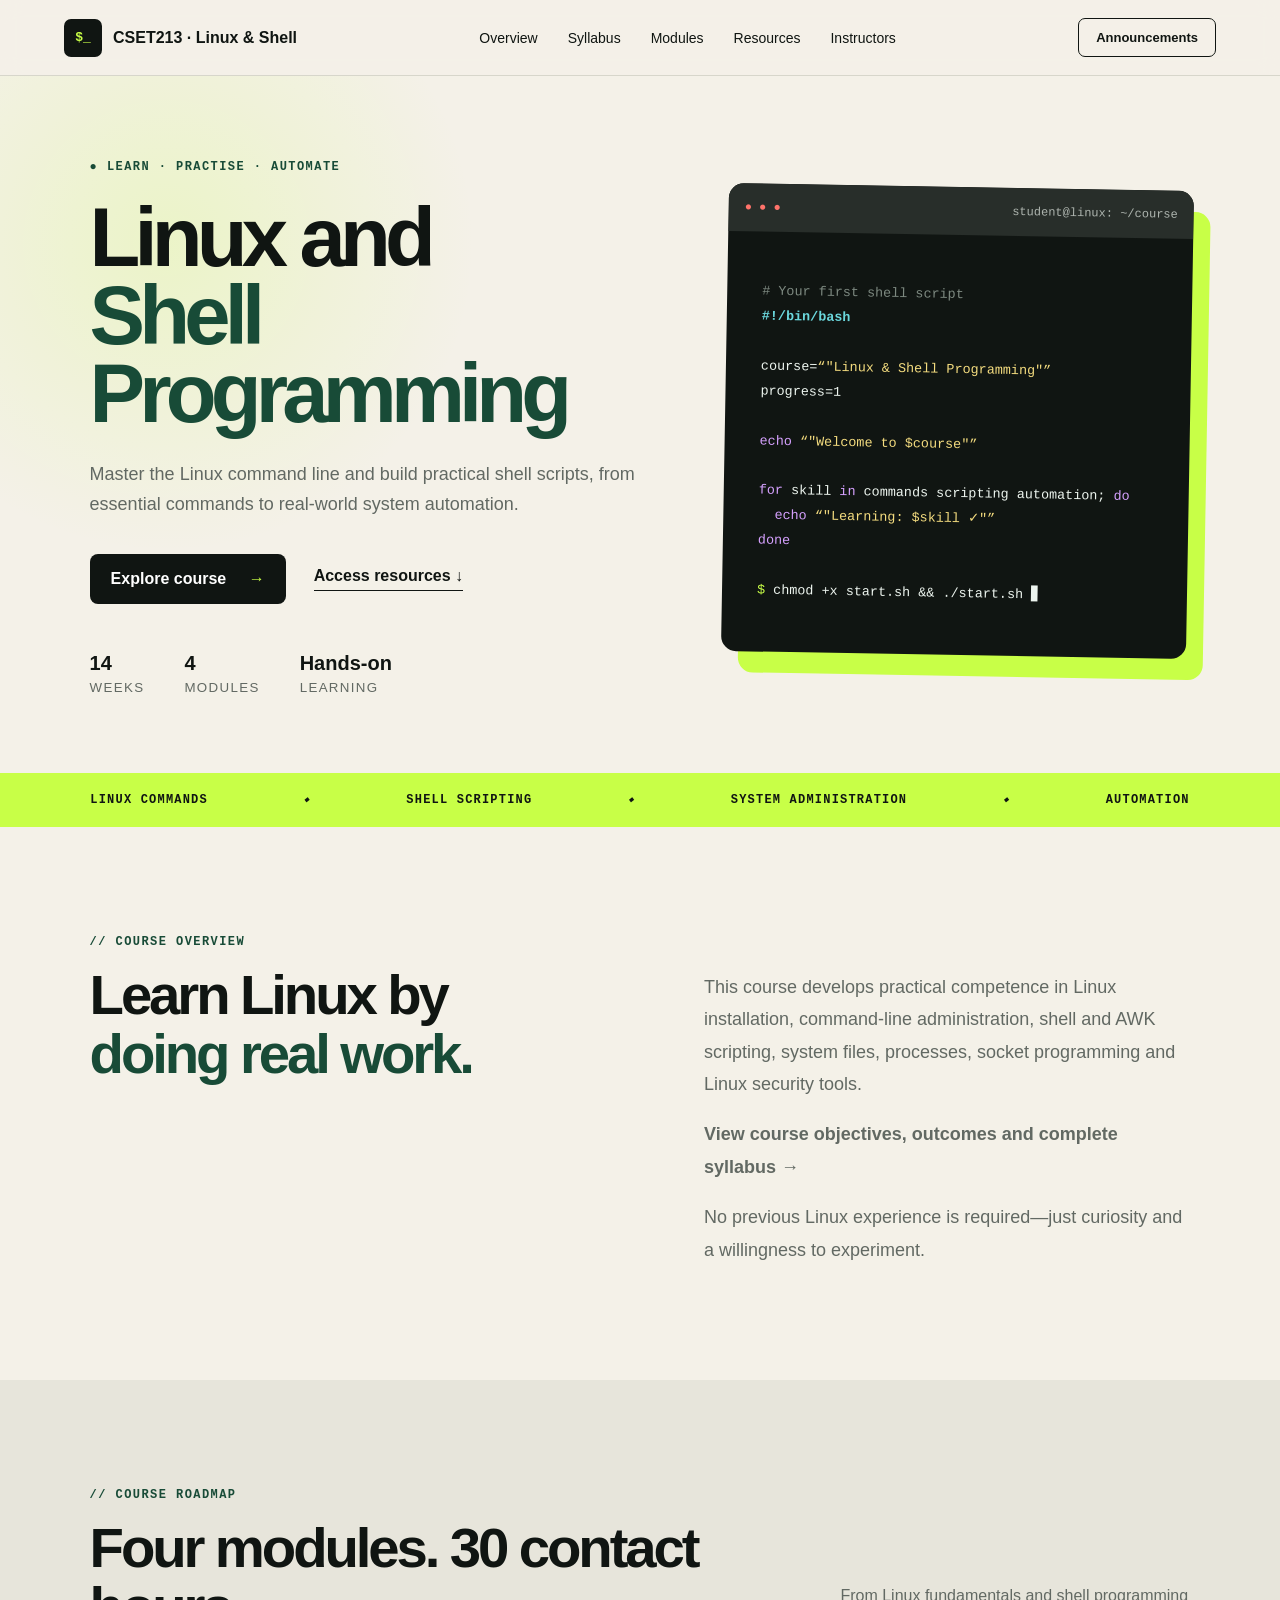
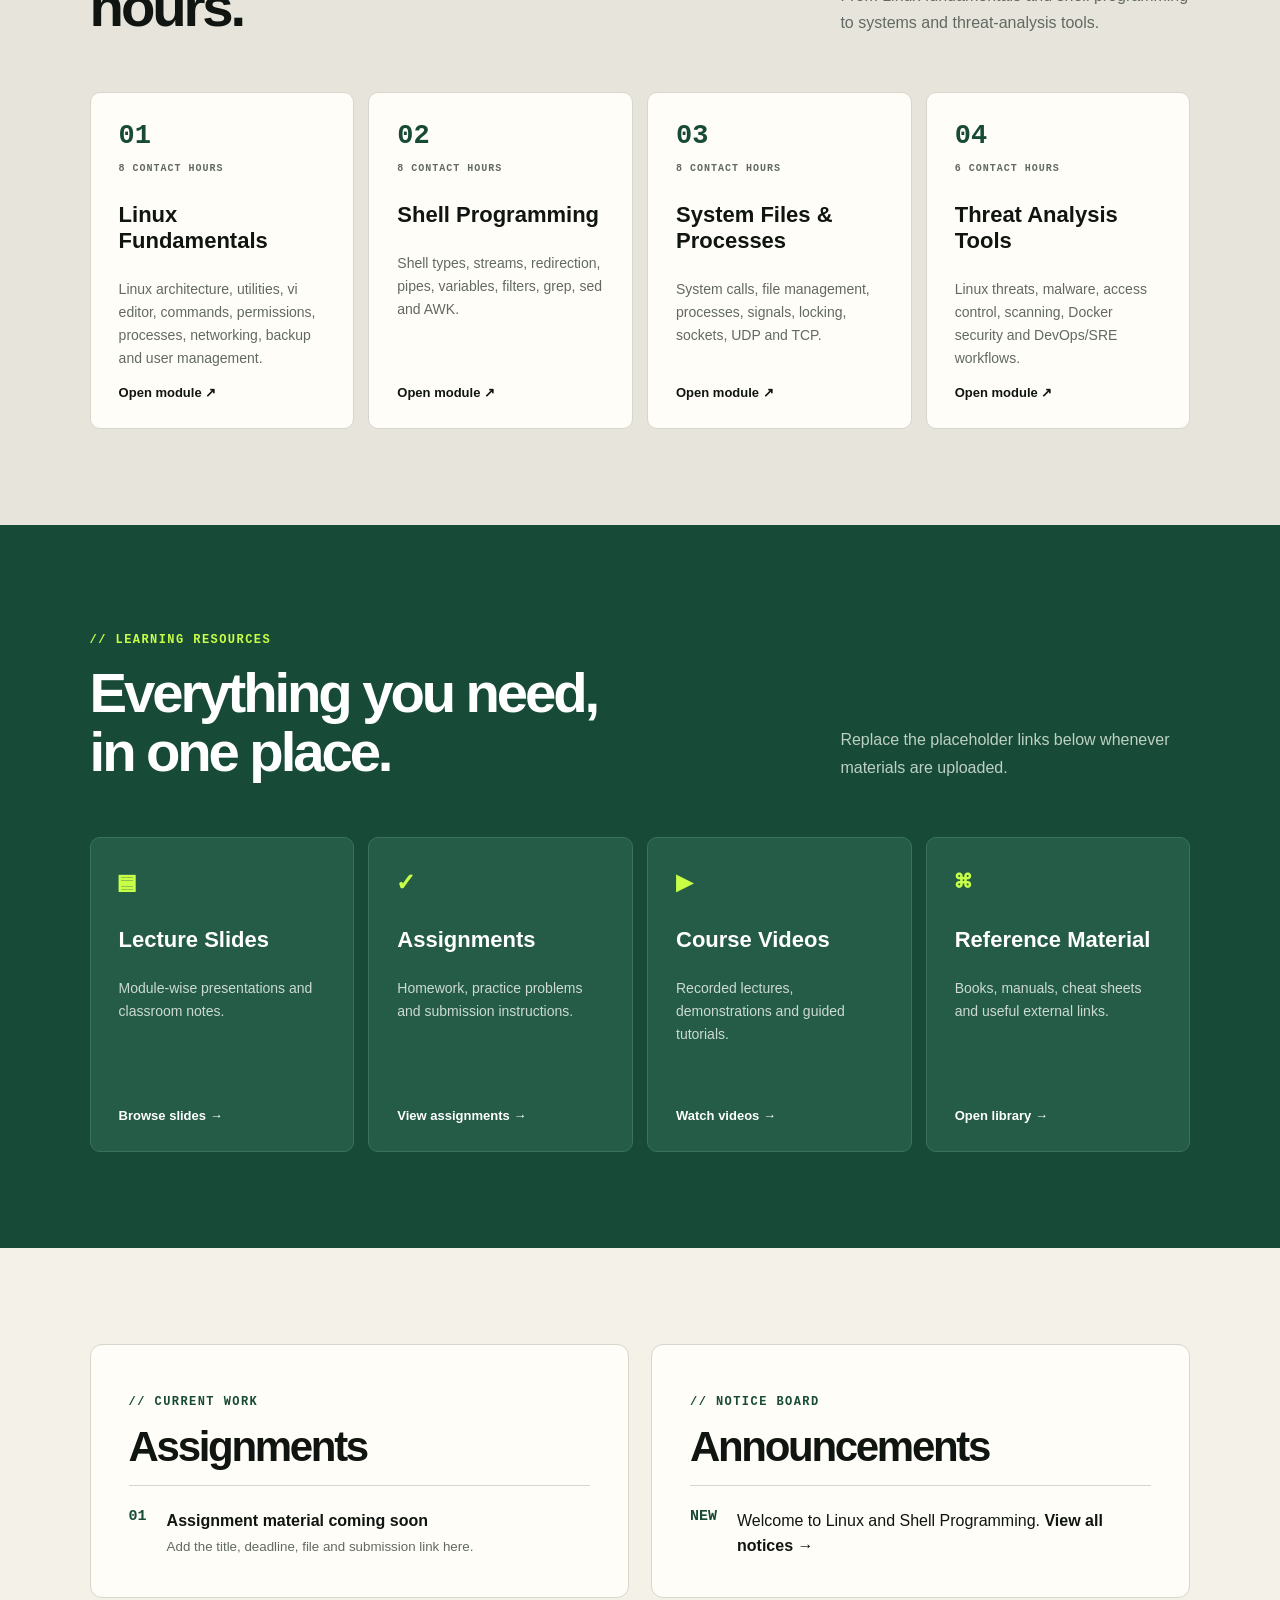
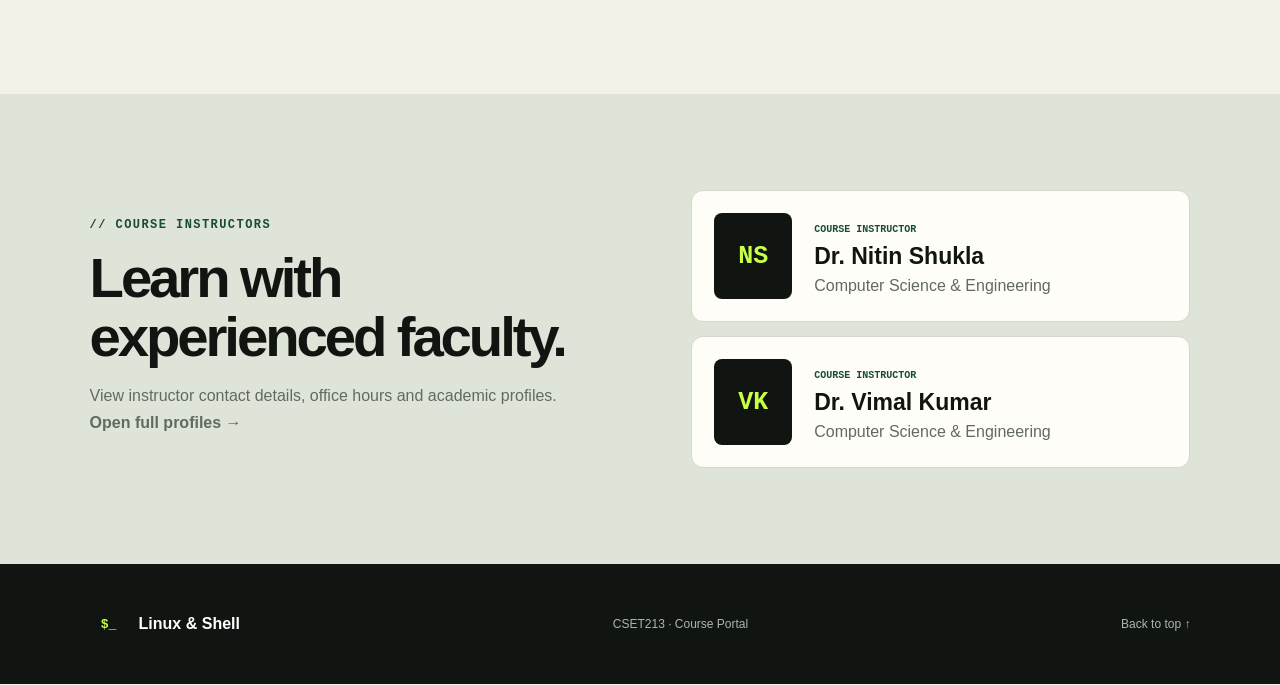
<file: index.html>
<!doctype html>
<html lang="en"><head><meta charset="utf-8"><meta name="viewport" content="width=device-width,initial-scale=1">
<title>Linux and Shell Programming | CSET213</title><meta name="description" content="CSET213 Linux and Shell Programming course portal">
<link rel="stylesheet" href="styles.css"></head><body>
<header><a class="brand" href="#top"><b>$_</b><span>CSET213 · Linux & Shell</span></a><button aria-label="Open menu" onclick="document.querySelector('nav').classList.toggle('open')">☰</button><nav><a href="#overview">Overview</a><a href="syllabus/">Syllabus</a><a href="#modules">Modules</a><a href="#resources">Resources</a><a href="#instructors">Instructors</a></nav><a class="outline" href="announcements/">Announcements</a></header>
<main>
<section class="hero" id="top"><div><p class="kicker">● LEARN · PRACTISE · AUTOMATE</p><h1>Linux and<br><em>Shell Programming</em></h1><p class="lead">Master the Linux command line and build practical shell scripts, from essential commands to real-world system automation.</p><div class="actions"><a href="#modules">Explore course <span>→</span></a><a href="#resources">Access resources ↓</a></div><div class="facts"><p><strong>14</strong><small>Weeks</small></p><p><strong>4</strong><small>Modules</small></p><p><strong>Hands-on</strong><small>Learning</small></p></div></div>
<div class="terminal"><div class="terminal-bar"><i>● ● ●</i><span>student@linux: ~/course</span></div><pre><span># Your first shell script</span>
<b>#!/bin/bash</b>

course=<q>"Linux & Shell Programming"</q>
progress=1

<u>echo</u> <q>"Welcome to $course"</q>

<u>for</u> skill <u>in</u> commands scripting automation; <u>do</u>
  <u>echo</u> <q>"Learning: $skill ✓"</q>
<u>done</u>

<mark>$</mark> chmod +x start.sh && ./start.sh ▋</pre></div></section>
<div class="ticker">LINUX COMMANDS <i>◆</i> SHELL SCRIPTING <i>◆</i> SYSTEM ADMINISTRATION <i>◆</i> AUTOMATION</div>
<section class="intro section" id="overview"><div><p class="kicker">// COURSE OVERVIEW</p><h2>Learn Linux by<br><em>doing real work.</em></h2></div><div><p>This course develops practical competence in Linux installation, command-line administration, shell and AWK scripting, system files, processes, socket programming and Linux security tools.</p><p><a href="syllabus/"><strong>View course objectives, outcomes and complete syllabus →</strong></a></p><p>No previous Linux experience is required—just curiosity and a willingness to experiment.</p></div></section>
<section class="modules section" id="modules"><div class="title"><div><p class="kicker">// COURSE ROADMAP</p><h2>Four modules. 30 contact hours.</h2></div><p>From Linux fundamentals and shell programming to systems and threat-analysis tools.</p></div><div class="grid">
<article><span>01</span><small>8 CONTACT HOURS</small><h3>Linux Fundamentals</h3><p>Linux architecture, utilities, vi editor, commands, permissions, processes, networking, backup and user management.</p><a href="modules/module-1-linux-fundamentals/">Open module ↗</a></article>
<article><span>02</span><small>8 CONTACT HOURS</small><h3>Shell Programming</h3><p>Shell types, streams, redirection, pipes, variables, filters, grep, sed and AWK.</p><a href="modules/module-2-shell-programming/">Open module ↗</a></article>
<article><span>03</span><small>8 CONTACT HOURS</small><h3>System Files & Processes</h3><p>System calls, file management, processes, signals, locking, sockets, UDP and TCP.</p><a href="modules/module-3-system-files-processes/">Open module ↗</a></article>
<article><span>04</span><small>6 CONTACT HOURS</small><h3>Threat Analysis Tools</h3><p>Linux threats, malware, access control, scanning, Docker security and DevOps/SRE workflows.</p><a href="modules/module-4-threat-analysis/">Open module ↗</a></article></div></section>
<section class="resources section" id="resources"><div class="title"><div><p class="kicker">// LEARNING RESOURCES</p><h2>Everything you need,<br>in one place.</h2></div><p>Replace the placeholder links below whenever materials are uploaded.</p></div><div class="grid">
<article><span>▤</span><h3>Lecture Slides</h3><p>Module-wise presentations and classroom notes.</p><a href="slides/">Browse slides →</a></article>
<article><span>✓</span><h3>Assignments</h3><p>Homework, practice problems and submission instructions.</p><a href="assignments/">View assignments →</a></article>
<article><span>▶</span><h3>Course Videos</h3><p>Recorded lectures, demonstrations and guided tutorials.</p><a href="videos/">Watch videos →</a></article>
<article><span>⌘</span><h3>Reference Material</h3><p>Books, manuals, cheat sheets and useful external links.</p><a href="references/">Open library →</a></article></div></section>
<section class="updates section"><article id="assignments"><p class="kicker">// CURRENT WORK</p><h2>Assignments</h2><div class="row"><b>01</b><p><strong>Assignment material coming soon</strong><br><small>Add the title, deadline, file and submission link here.</small></p></div></article><article id="announcements"><p class="kicker">// NOTICE BOARD</p><h2>Announcements</h2><div class="row"><b>NEW</b><p>Welcome to Linux and Shell Programming. <a href="announcements/"><strong>View all notices →</strong></a></p></div></article></section>
<section class="instructors section" id="instructors"><div><p class="kicker">// COURSE INSTRUCTORS</p><h2>Learn with experienced faculty.</h2><p>View instructor contact details, office hours and academic profiles. <a href="instructors/"><strong>Open full profiles →</strong></a></p></div><div class="profiles"><article class="profile"><div>NS</div><section><small>COURSE INSTRUCTOR</small><h3>Dr. Nitin Shukla</h3><p>Computer Science & Engineering</p></section></article><article class="profile"><div>VK</div><section><small>COURSE INSTRUCTOR</small><h3>Dr. Vimal Kumar</h3><p>Computer Science & Engineering</p></section></article></div></section>
</main><footer><a class="brand" href="#top"><b>$_</b><span>Linux & Shell</span></a><p>CSET213 · Course Portal</p><a href="#top">Back to top ↑</a></footer>
<script>document.querySelectorAll('nav a').forEach(a=>a.onclick=()=>document.querySelector('nav').classList.remove('open'));</script></body></html>
</file>
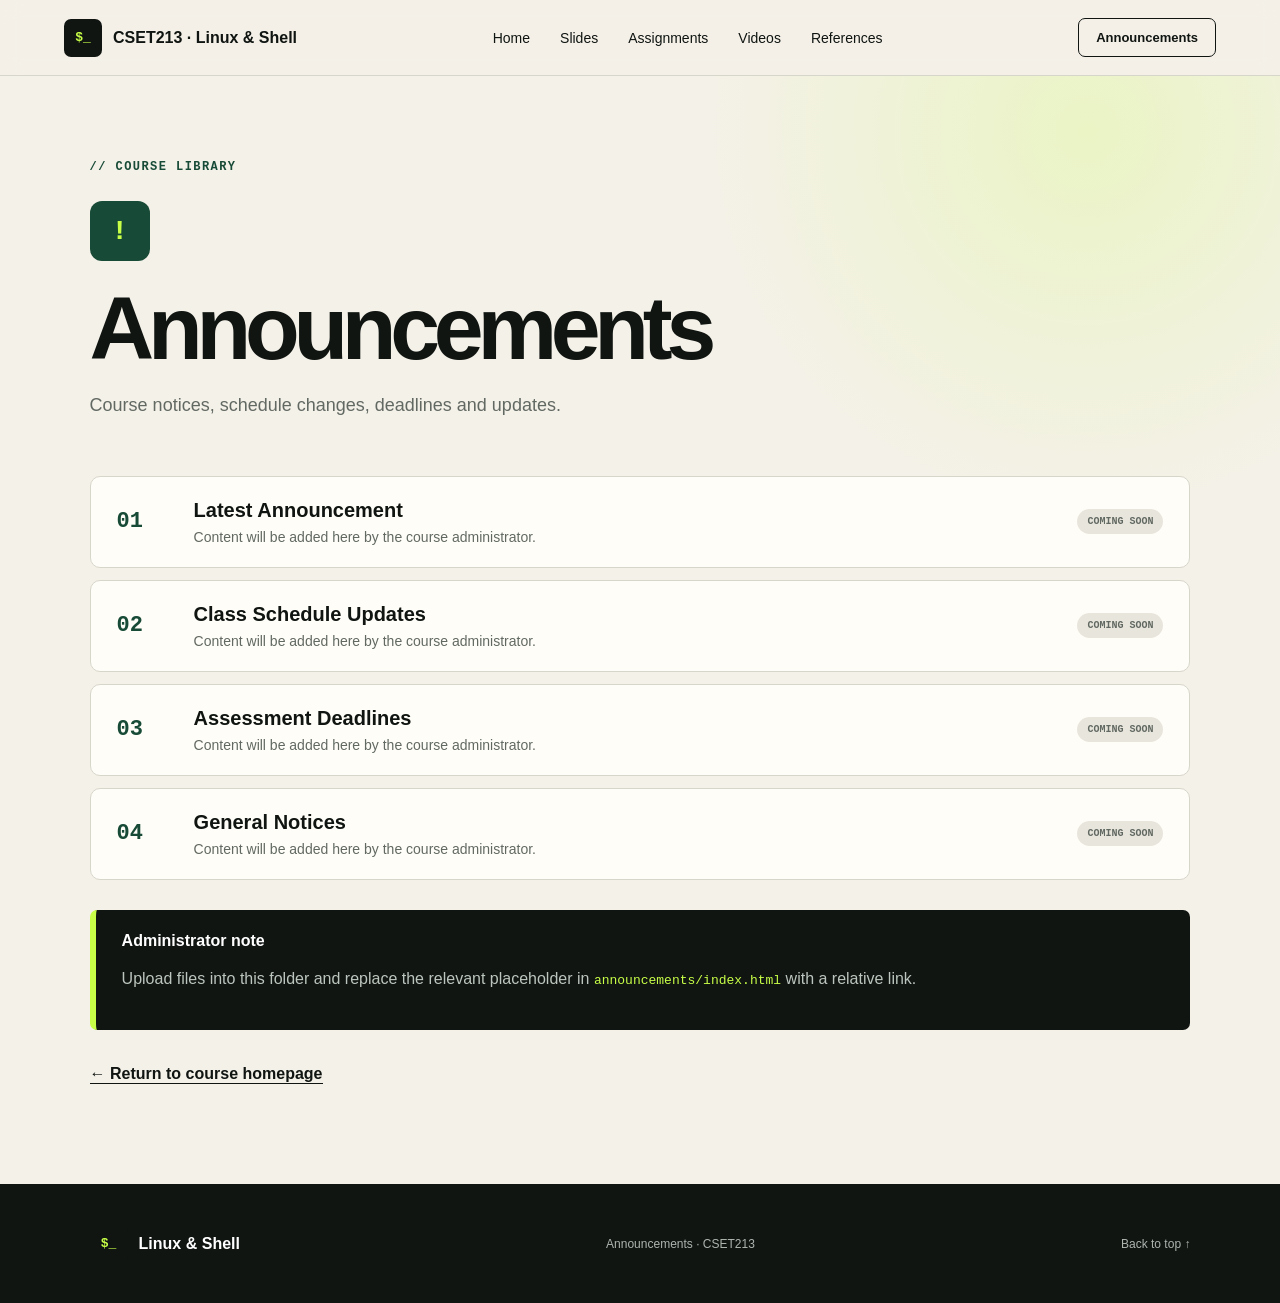
<file: announcements/index.html>
<!doctype html><html lang="en"><head><meta charset="utf-8"><meta name="viewport" content="width=device-width,initial-scale=1"><title>Announcements | CSET213</title><link rel="stylesheet" href="../styles.css"><link rel="stylesheet" href="../section.css"></head><body><header><a class="brand" href="../"><b>$_</b><span>CSET213 · Linux & Shell</span></a><nav><a href="../">Home</a><a href="../slides/">Slides</a><a href="../assignments/">Assignments</a><a href="../videos/">Videos</a><a href="../references/">References</a></nav><a class="outline" href="../announcements/">Announcements</a></header><main class="library"><section class="library-hero"><p class="kicker">// COURSE LIBRARY</p><span class="library-icon">!</span><h1>Announcements</h1><p>Course notices, schedule changes, deadlines and updates.</p></section><section class="library-list"><article><b>01</b><div><h2>Latest Announcement</h2><p>Content will be added here by the course administrator.</p></div><span>COMING SOON</span></article><article><b>02</b><div><h2>Class Schedule Updates</h2><p>Content will be added here by the course administrator.</p></div><span>COMING SOON</span></article><article><b>03</b><div><h2>Assessment Deadlines</h2><p>Content will be added here by the course administrator.</p></div><span>COMING SOON</span></article><article><b>04</b><div><h2>General Notices</h2><p>Content will be added here by the course administrator.</p></div><span>COMING SOON</span></article></section><aside><strong>Administrator note</strong><p>Upload files into this folder and replace the relevant placeholder in <code>announcements/index.html</code> with a relative link.</p></aside><a class="back" href="../">← Return to course homepage</a></main><footer><a class="brand" href="../"><b>$_</b><span>Linux & Shell</span></a><p>Announcements · CSET213</p><a href="#">Back to top ↑</a></footer></body></html>
</file>
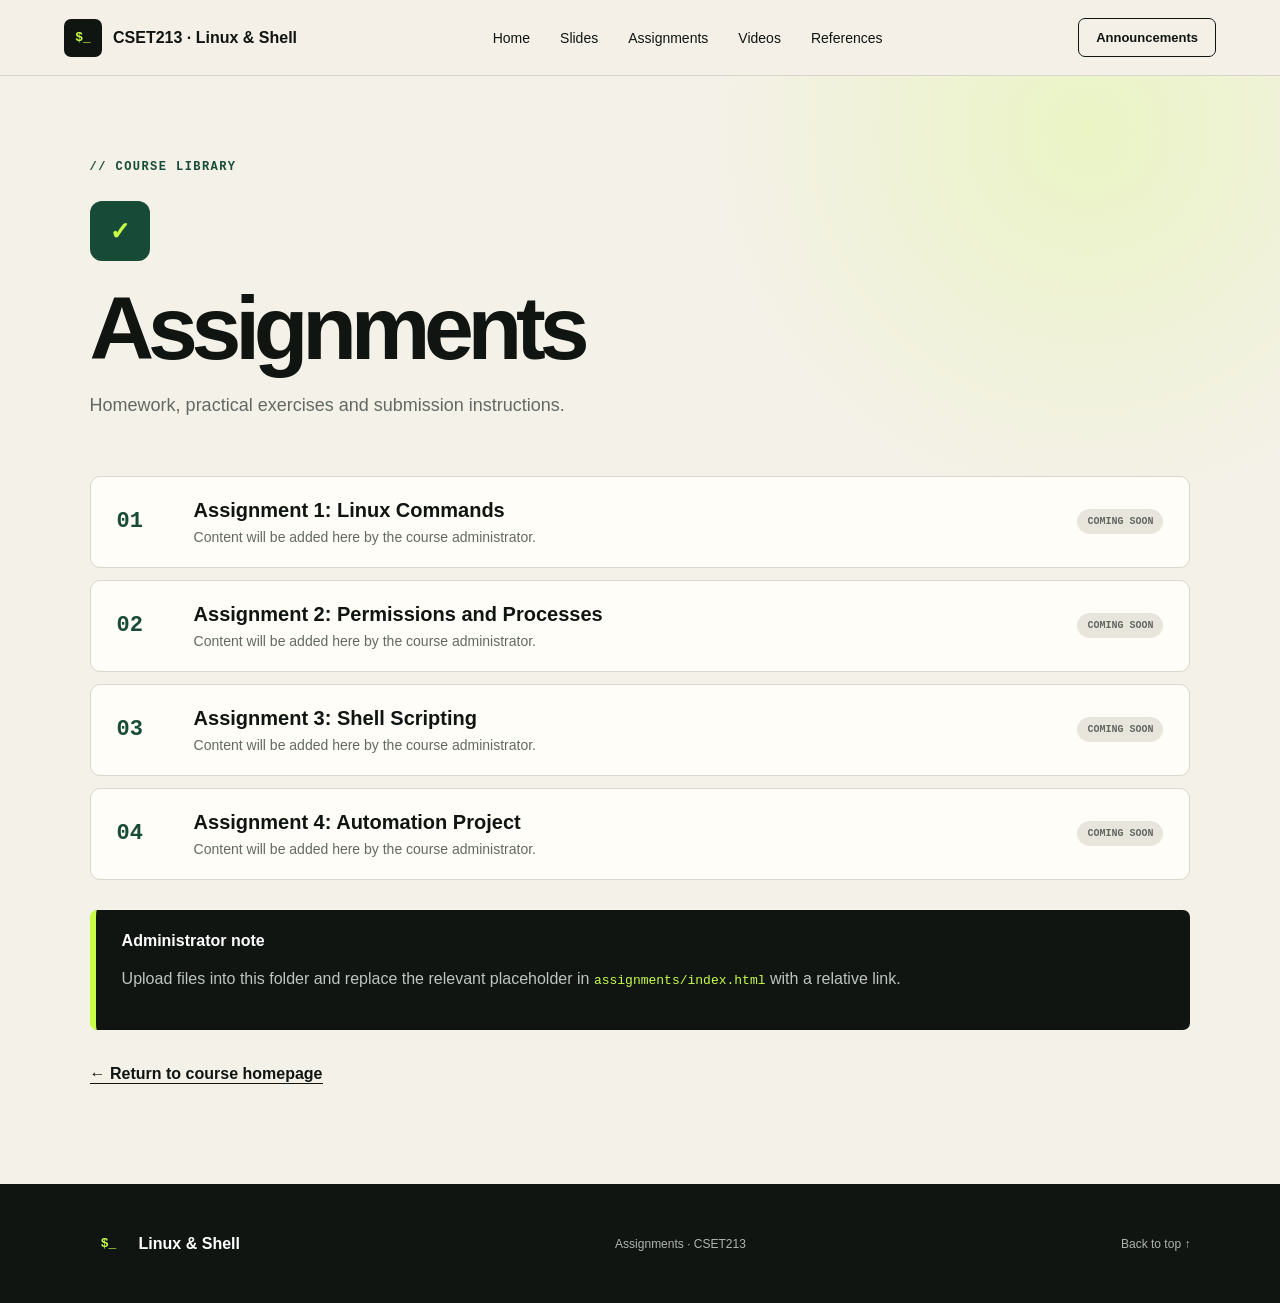
<file: assignments/index.html>
<!doctype html><html lang="en"><head><meta charset="utf-8"><meta name="viewport" content="width=device-width,initial-scale=1"><title>Assignments | CSET213</title><link rel="stylesheet" href="../styles.css"><link rel="stylesheet" href="../section.css"></head><body><header><a class="brand" href="../"><b>$_</b><span>CSET213 · Linux & Shell</span></a><nav><a href="../">Home</a><a href="../slides/">Slides</a><a href="../assignments/">Assignments</a><a href="../videos/">Videos</a><a href="../references/">References</a></nav><a class="outline" href="../announcements/">Announcements</a></header><main class="library"><section class="library-hero"><p class="kicker">// COURSE LIBRARY</p><span class="library-icon">✓</span><h1>Assignments</h1><p>Homework, practical exercises and submission instructions.</p></section><section class="library-list"><article><b>01</b><div><h2>Assignment 1: Linux Commands</h2><p>Content will be added here by the course administrator.</p></div><span>COMING SOON</span></article><article><b>02</b><div><h2>Assignment 2: Permissions and Processes</h2><p>Content will be added here by the course administrator.</p></div><span>COMING SOON</span></article><article><b>03</b><div><h2>Assignment 3: Shell Scripting</h2><p>Content will be added here by the course administrator.</p></div><span>COMING SOON</span></article><article><b>04</b><div><h2>Assignment 4: Automation Project</h2><p>Content will be added here by the course administrator.</p></div><span>COMING SOON</span></article></section><aside><strong>Administrator note</strong><p>Upload files into this folder and replace the relevant placeholder in <code>assignments/index.html</code> with a relative link.</p></aside><a class="back" href="../">← Return to course homepage</a></main><footer><a class="brand" href="../"><b>$_</b><span>Linux & Shell</span></a><p>Assignments · CSET213</p><a href="#">Back to top ↑</a></footer></body></html>
</file>
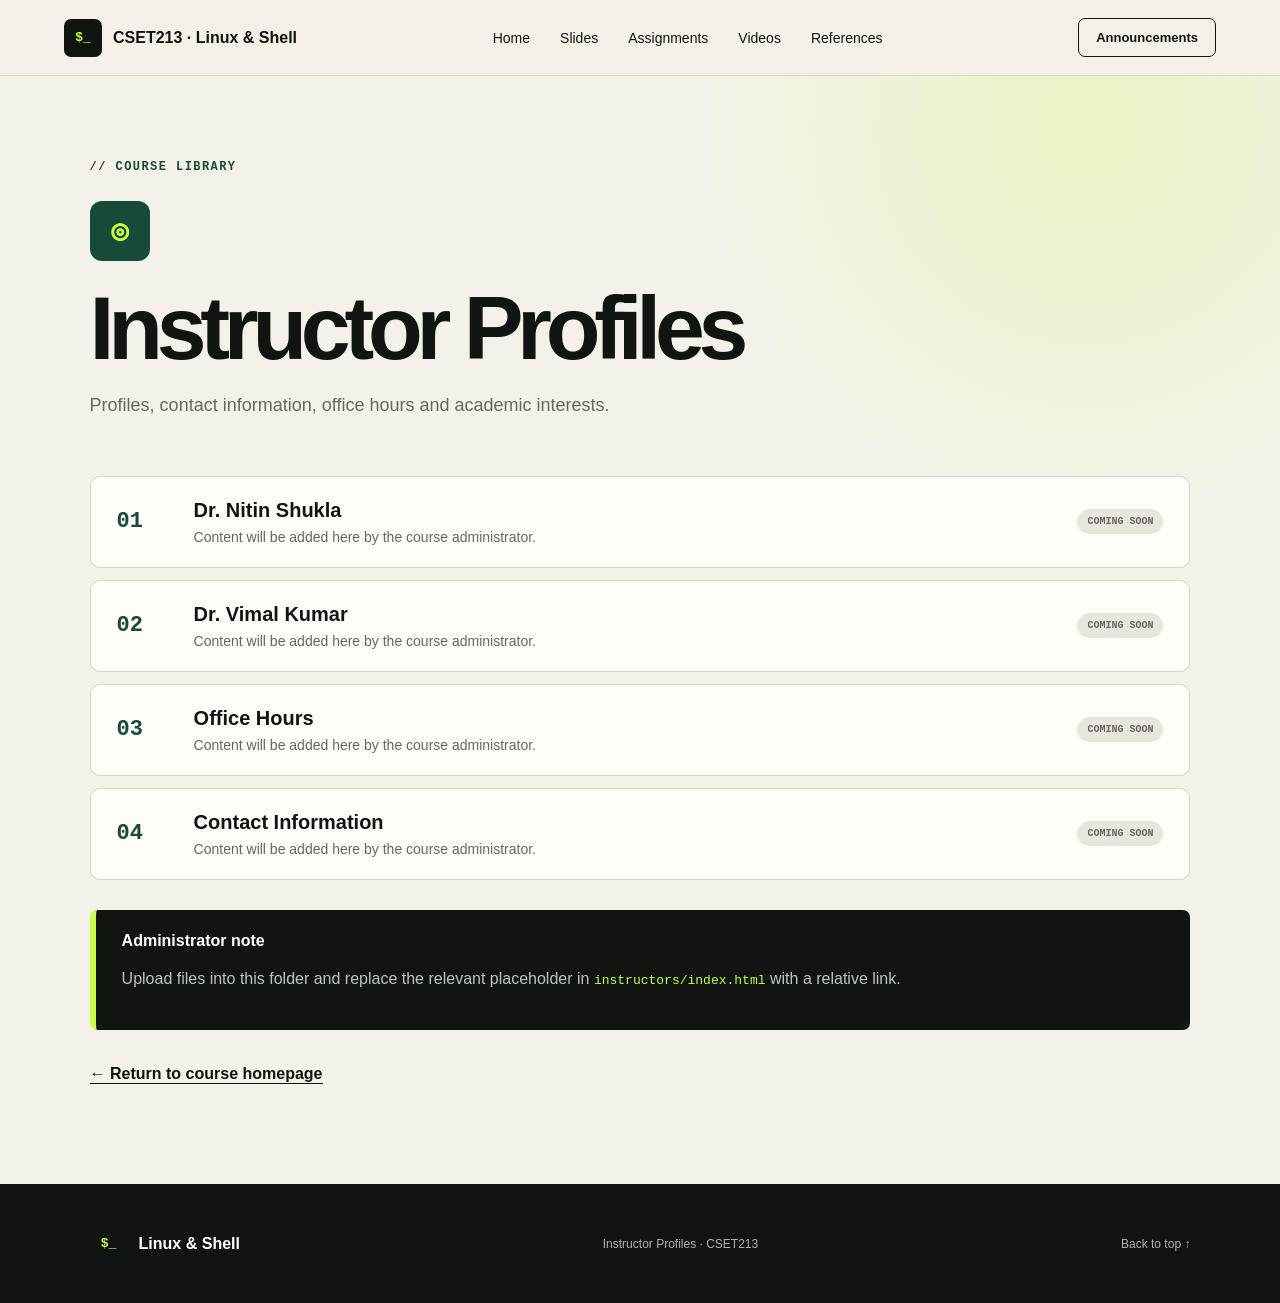
<file: instructors/index.html>
<!doctype html><html lang="en"><head><meta charset="utf-8"><meta name="viewport" content="width=device-width,initial-scale=1"><title>Instructor Profiles | CSET213</title><link rel="stylesheet" href="../styles.css"><link rel="stylesheet" href="../section.css"></head><body><header><a class="brand" href="../"><b>$_</b><span>CSET213 · Linux & Shell</span></a><nav><a href="../">Home</a><a href="../slides/">Slides</a><a href="../assignments/">Assignments</a><a href="../videos/">Videos</a><a href="../references/">References</a></nav><a class="outline" href="../announcements/">Announcements</a></header><main class="library"><section class="library-hero"><p class="kicker">// COURSE LIBRARY</p><span class="library-icon">◎</span><h1>Instructor Profiles</h1><p>Profiles, contact information, office hours and academic interests.</p></section><section class="library-list"><article><b>01</b><div><h2>Dr. Nitin Shukla</h2><p>Content will be added here by the course administrator.</p></div><span>COMING SOON</span></article><article><b>02</b><div><h2>Dr. Vimal Kumar</h2><p>Content will be added here by the course administrator.</p></div><span>COMING SOON</span></article><article><b>03</b><div><h2>Office Hours</h2><p>Content will be added here by the course administrator.</p></div><span>COMING SOON</span></article><article><b>04</b><div><h2>Contact Information</h2><p>Content will be added here by the course administrator.</p></div><span>COMING SOON</span></article></section><aside><strong>Administrator note</strong><p>Upload files into this folder and replace the relevant placeholder in <code>instructors/index.html</code> with a relative link.</p></aside><a class="back" href="../">← Return to course homepage</a></main><footer><a class="brand" href="../"><b>$_</b><span>Linux & Shell</span></a><p>Instructor Profiles · CSET213</p><a href="#">Back to top ↑</a></footer></body></html>
</file>
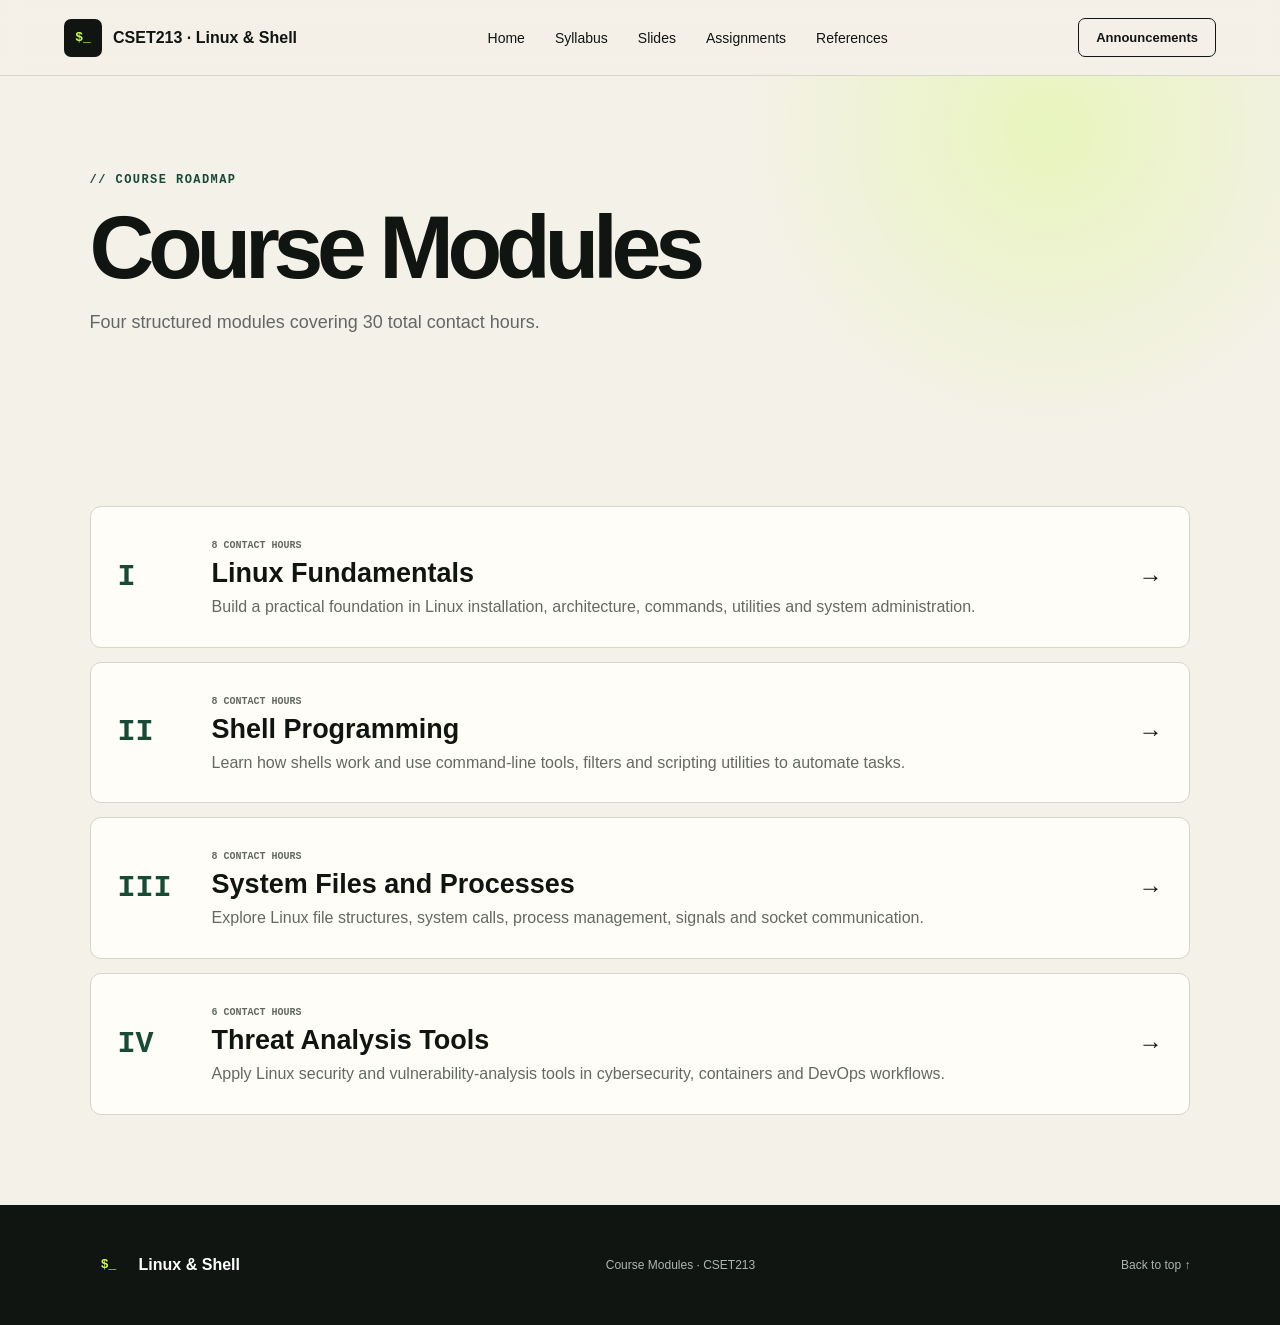
<file: modules/index.html>
<!doctype html><html lang="en"><head><meta charset="utf-8"><meta name="viewport" content="width=device-width,initial-scale=1"><title>Course Modules | CSET213</title><link rel="stylesheet" href="../styles.css"><link rel="stylesheet" href="../section.css"><link rel="stylesheet" href="modules.css"></head><body><header><a class="brand" href="../"><b>$_</b><span>CSET213 · Linux & Shell</span></a><nav><a href="../">Home</a><a href="../syllabus/">Syllabus</a><a href="../slides/">Slides</a><a href="../assignments/">Assignments</a><a href="../references/">References</a></nav><a class="outline" href="../announcements/">Announcements</a></header><main class="module-page"><section class="module-hero"><p class="kicker">// COURSE ROADMAP</p><h1>Course Modules</h1><p>Four structured modules covering 30 total contact hours.</p></section><section class="module-directory"><a href="module-1-linux-fundamentals/"><b>I</b><div><small>8 CONTACT HOURS</small><h2>Linux Fundamentals</h2><p>Build a practical foundation in Linux installation, architecture, commands, utilities and system administration.</p></div><span>→</span></a><a href="module-2-shell-programming/"><b>II</b><div><small>8 CONTACT HOURS</small><h2>Shell Programming</h2><p>Learn how shells work and use command-line tools, filters and scripting utilities to automate tasks.</p></div><span>→</span></a><a href="module-3-system-files-processes/"><b>III</b><div><small>8 CONTACT HOURS</small><h2>System Files and Processes</h2><p>Explore Linux file structures, system calls, process management, signals and socket communication.</p></div><span>→</span></a><a href="module-4-threat-analysis/"><b>IV</b><div><small>6 CONTACT HOURS</small><h2>Threat Analysis Tools</h2><p>Apply Linux security and vulnerability-analysis tools in cybersecurity, containers and DevOps workflows.</p></div><span>→</span></a></section></main><footer><a class="brand" href="../"><b>$_</b><span>Linux & Shell</span></a><p>Course Modules · CSET213</p><a href="#">Back to top ↑</a></footer></body></html>
</file>
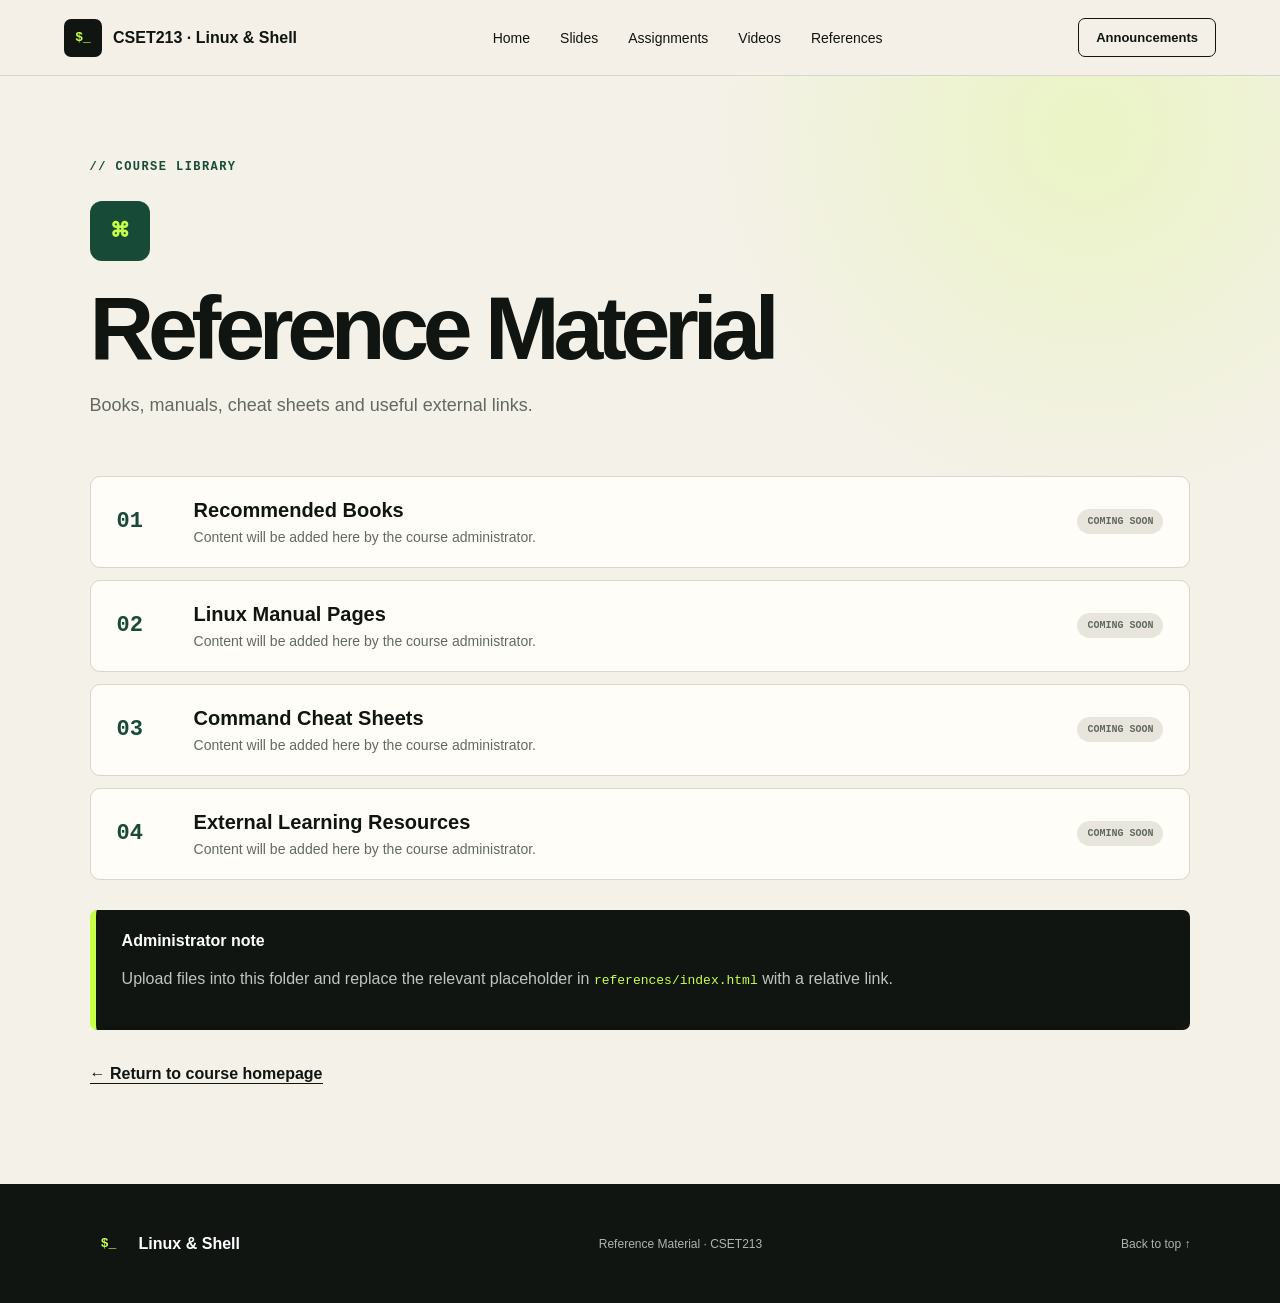
<file: references/index.html>
<!doctype html><html lang="en"><head><meta charset="utf-8"><meta name="viewport" content="width=device-width,initial-scale=1"><title>Reference Material | CSET213</title><link rel="stylesheet" href="../styles.css"><link rel="stylesheet" href="../section.css"></head><body><header><a class="brand" href="../"><b>$_</b><span>CSET213 · Linux & Shell</span></a><nav><a href="../">Home</a><a href="../slides/">Slides</a><a href="../assignments/">Assignments</a><a href="../videos/">Videos</a><a href="../references/">References</a></nav><a class="outline" href="../announcements/">Announcements</a></header><main class="library"><section class="library-hero"><p class="kicker">// COURSE LIBRARY</p><span class="library-icon">⌘</span><h1>Reference Material</h1><p>Books, manuals, cheat sheets and useful external links.</p></section><section class="library-list"><article><b>01</b><div><h2>Recommended Books</h2><p>Content will be added here by the course administrator.</p></div><span>COMING SOON</span></article><article><b>02</b><div><h2>Linux Manual Pages</h2><p>Content will be added here by the course administrator.</p></div><span>COMING SOON</span></article><article><b>03</b><div><h2>Command Cheat Sheets</h2><p>Content will be added here by the course administrator.</p></div><span>COMING SOON</span></article><article><b>04</b><div><h2>External Learning Resources</h2><p>Content will be added here by the course administrator.</p></div><span>COMING SOON</span></article></section><aside><strong>Administrator note</strong><p>Upload files into this folder and replace the relevant placeholder in <code>references/index.html</code> with a relative link.</p></aside><a class="back" href="../">← Return to course homepage</a></main><footer><a class="brand" href="../"><b>$_</b><span>Linux & Shell</span></a><p>Reference Material · CSET213</p><a href="#">Back to top ↑</a></footer></body></html>
</file>
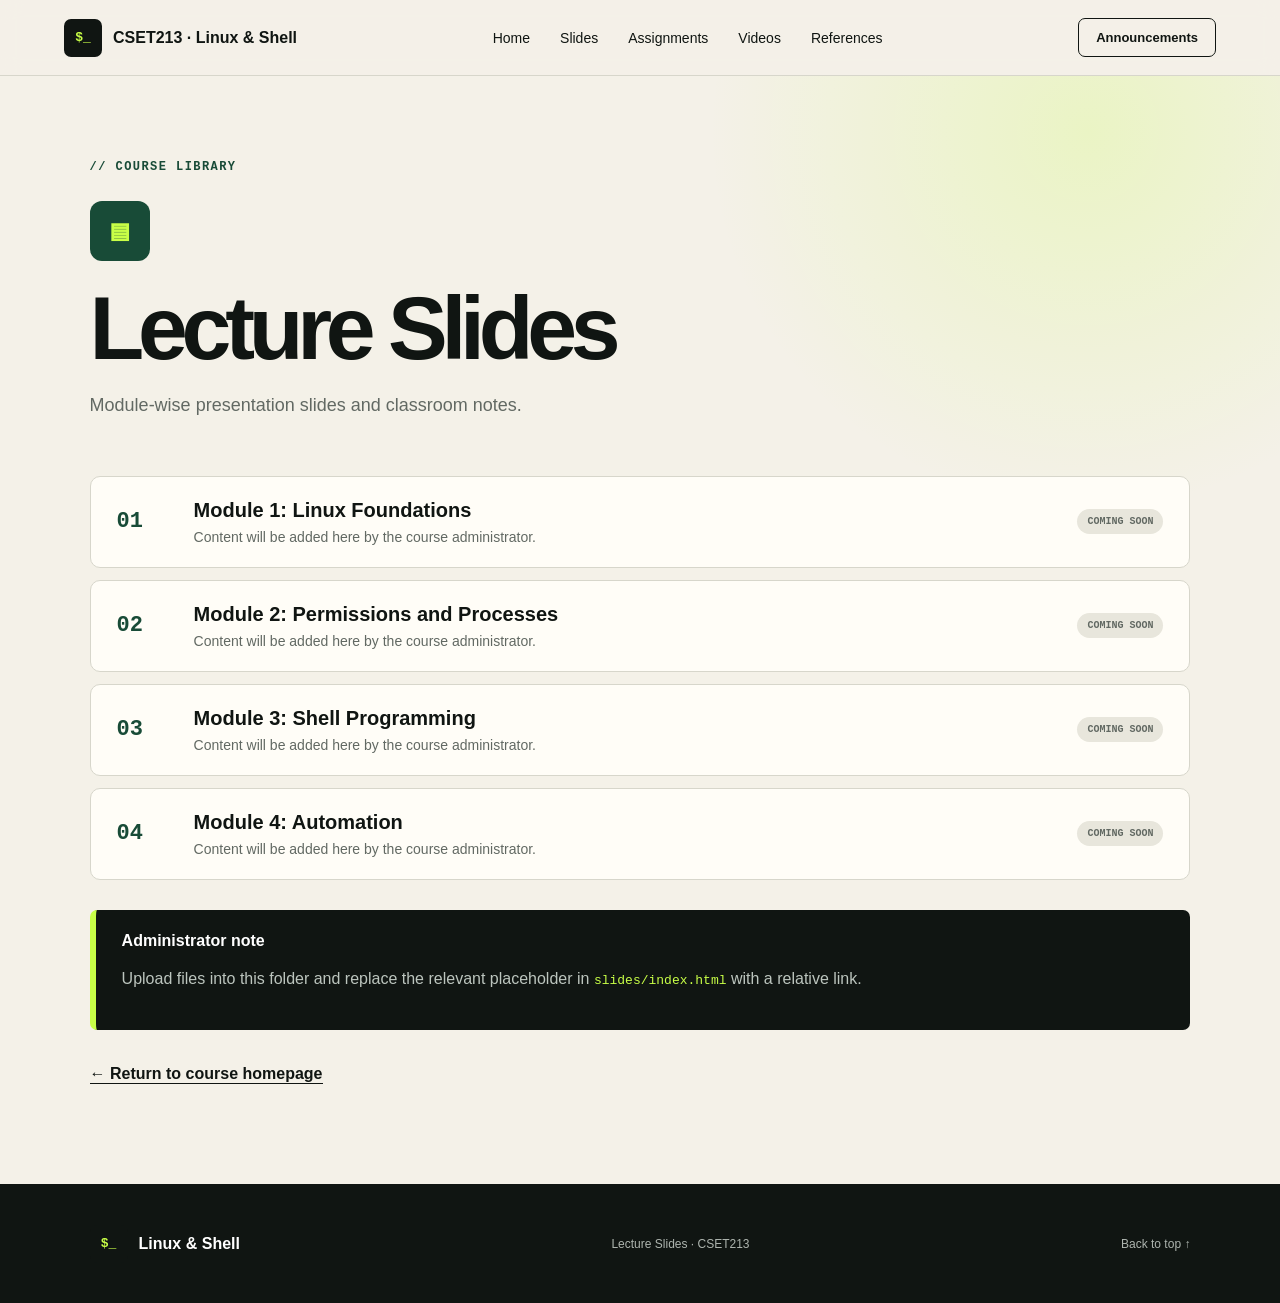
<file: slides/index.html>
<!doctype html><html lang="en"><head><meta charset="utf-8"><meta name="viewport" content="width=device-width,initial-scale=1"><title>Lecture Slides | CSET213</title><link rel="stylesheet" href="../styles.css"><link rel="stylesheet" href="../section.css"></head><body><header><a class="brand" href="../"><b>$_</b><span>CSET213 · Linux & Shell</span></a><nav><a href="../">Home</a><a href="../slides/">Slides</a><a href="../assignments/">Assignments</a><a href="../videos/">Videos</a><a href="../references/">References</a></nav><a class="outline" href="../announcements/">Announcements</a></header><main class="library"><section class="library-hero"><p class="kicker">// COURSE LIBRARY</p><span class="library-icon">▤</span><h1>Lecture Slides</h1><p>Module-wise presentation slides and classroom notes.</p></section><section class="library-list"><article><b>01</b><div><h2>Module 1: Linux Foundations</h2><p>Content will be added here by the course administrator.</p></div><span>COMING SOON</span></article><article><b>02</b><div><h2>Module 2: Permissions and Processes</h2><p>Content will be added here by the course administrator.</p></div><span>COMING SOON</span></article><article><b>03</b><div><h2>Module 3: Shell Programming</h2><p>Content will be added here by the course administrator.</p></div><span>COMING SOON</span></article><article><b>04</b><div><h2>Module 4: Automation</h2><p>Content will be added here by the course administrator.</p></div><span>COMING SOON</span></article></section><aside><strong>Administrator note</strong><p>Upload files into this folder and replace the relevant placeholder in <code>slides/index.html</code> with a relative link.</p></aside><a class="back" href="../">← Return to course homepage</a></main><footer><a class="brand" href="../"><b>$_</b><span>Linux & Shell</span></a><p>Lecture Slides · CSET213</p><a href="#">Back to top ↑</a></footer></body></html>
</file>
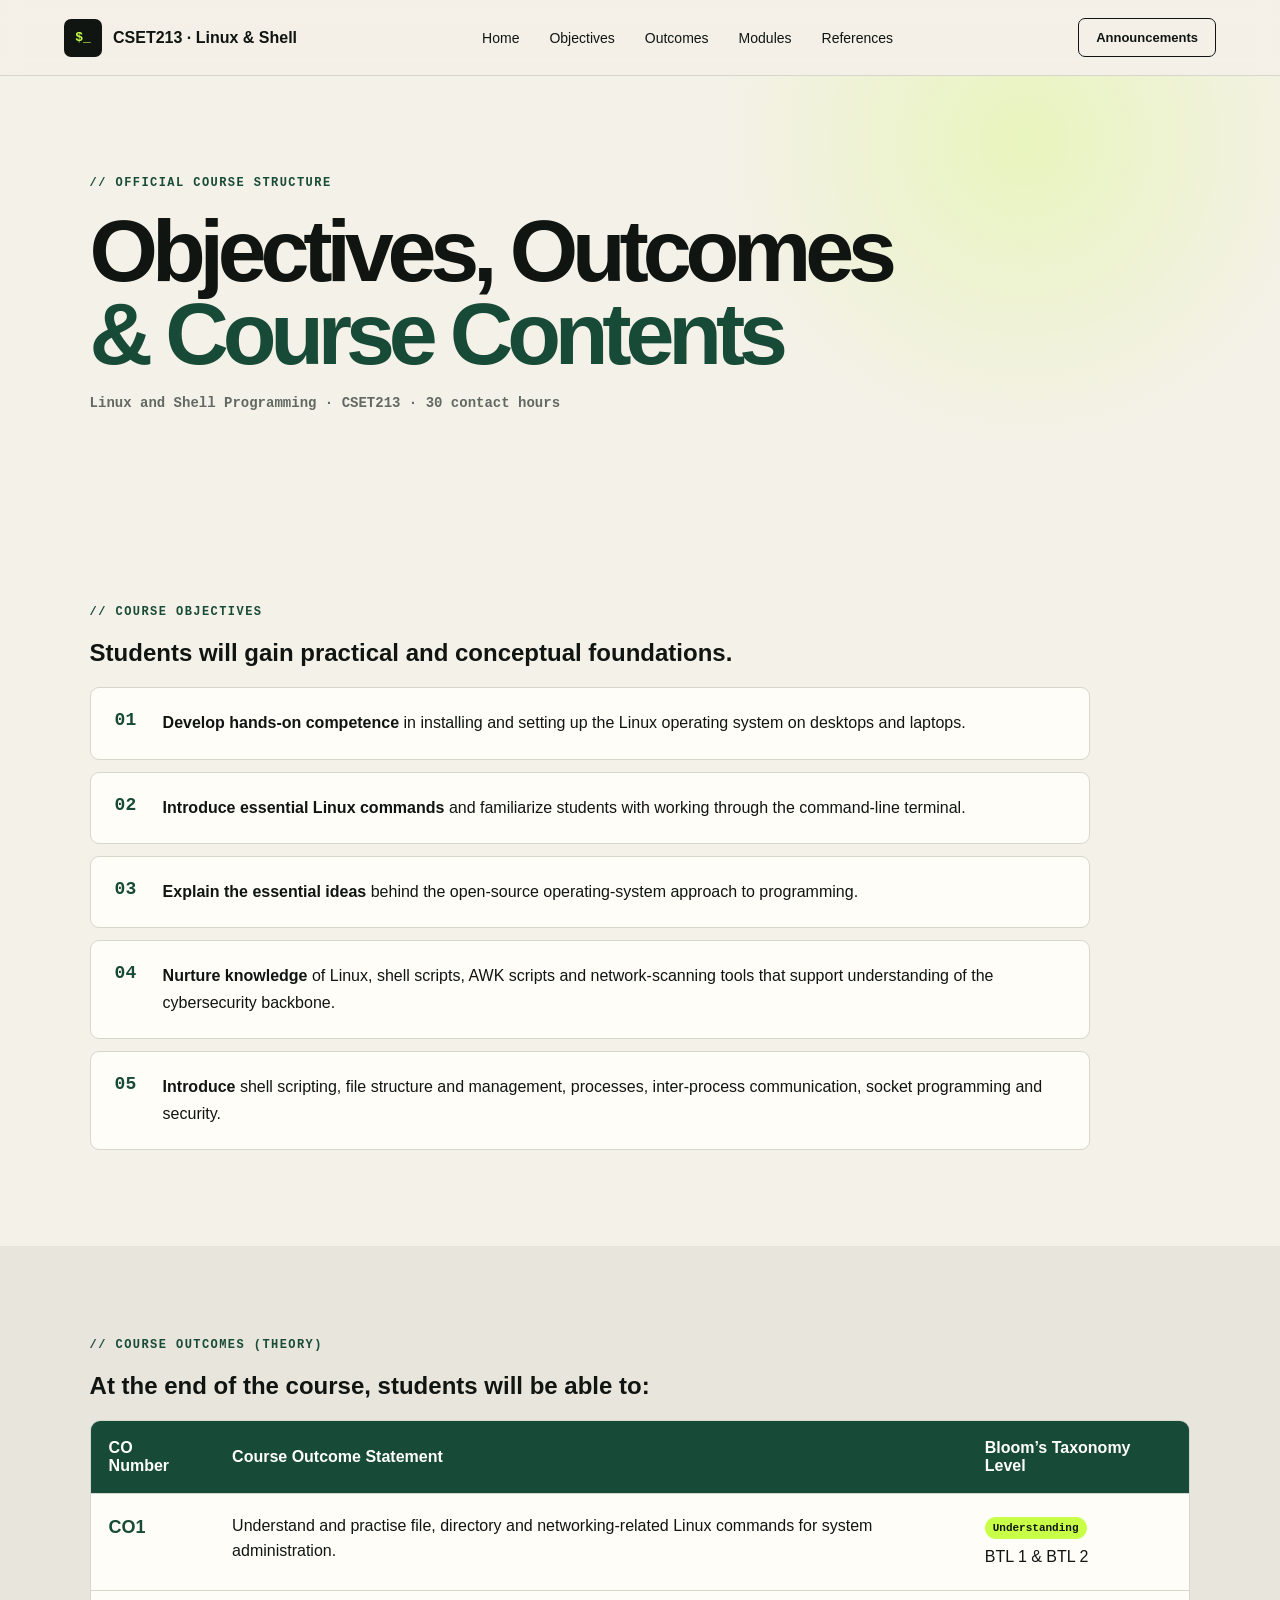
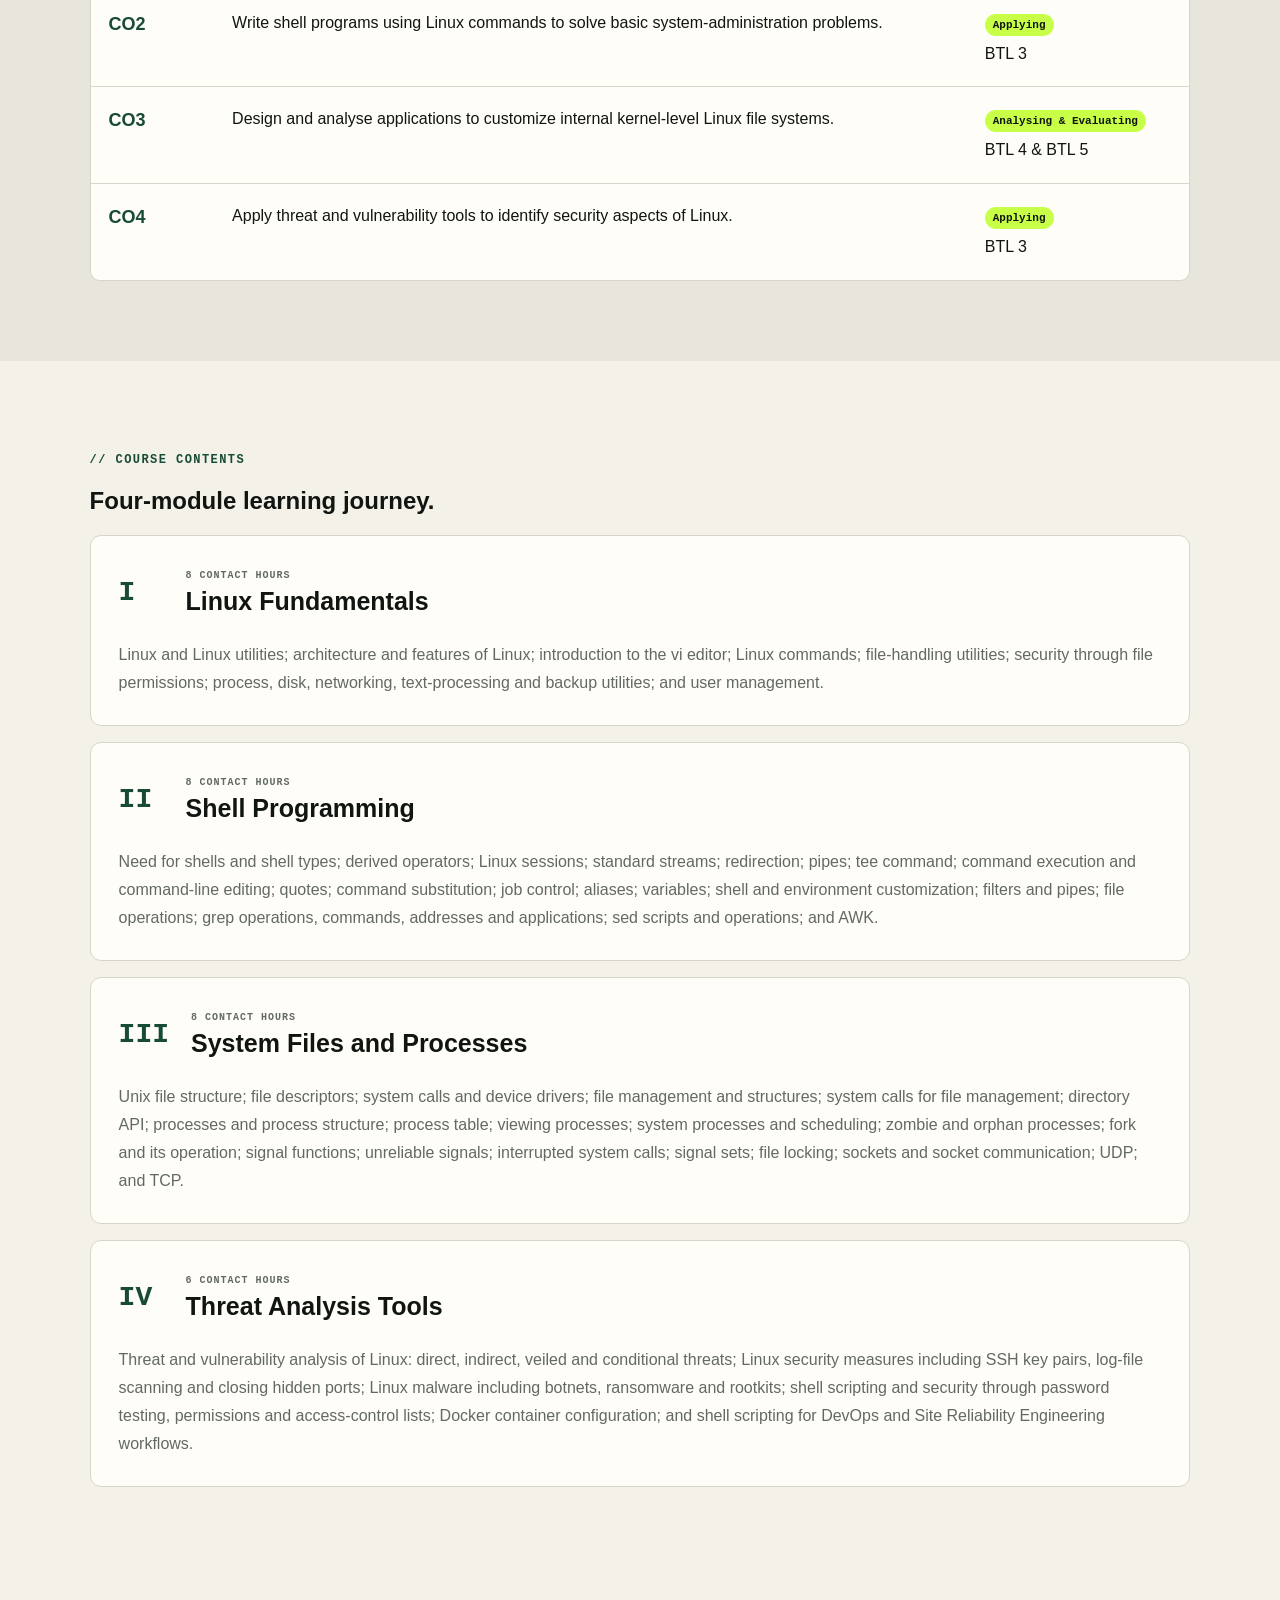
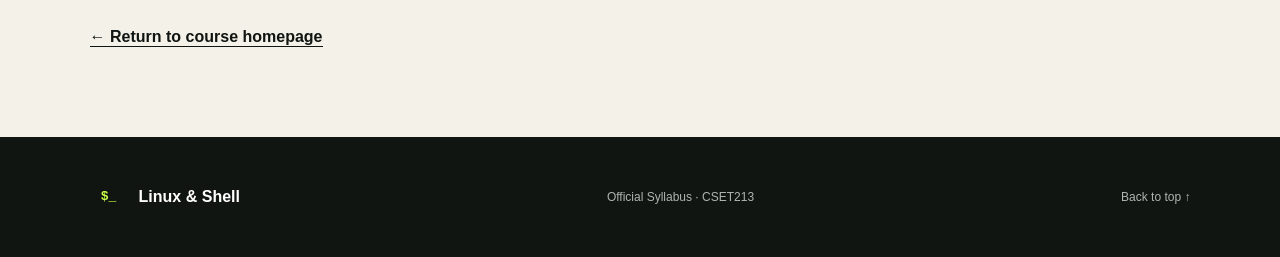
<file: syllabus/index.html>
<!doctype html><html lang="en"><head><meta charset="utf-8"><meta name="viewport" content="width=device-width,initial-scale=1"><title>Course Objectives, Outcomes and Syllabus | CSET213</title><link rel="stylesheet" href="../styles.css"><link rel="stylesheet" href="../section.css"><link rel="stylesheet" href="syllabus.css"></head><body>
<header><a class="brand" href="../"><b>$_</b><span>CSET213 · Linux & Shell</span></a><nav><a href="../">Home</a><a href="#objectives">Objectives</a><a href="#outcomes">Outcomes</a><a href="#contents">Modules</a><a href="../references/">References</a></nav><a class="outline" href="../announcements/">Announcements</a></header>
<main class="syllabus-page"><section class="syllabus-hero"><p class="kicker">// OFFICIAL COURSE STRUCTURE</p><h1>Objectives, Outcomes<br><em>&amp; Course Contents</em></h1><p>Linux and Shell Programming · CSET213 · 30 contact hours</p></section>
<section id="objectives" class="syllabus-block"><p class="kicker">// COURSE OBJECTIVES</p><h2>Students will gain practical and conceptual foundations.</h2><ol class="objectives">
<li><b>Develop hands-on competence</b> in installing and setting up the Linux operating system on desktops and laptops.</li>
<li><b>Introduce essential Linux commands</b> and familiarize students with working through the command-line terminal.</li>
<li><b>Explain the essential ideas</b> behind the open-source operating-system approach to programming.</li>
<li><b>Nurture knowledge</b> of Linux, shell scripts, AWK scripts and network-scanning tools that support understanding of the cybersecurity backbone.</li>
<li><b>Introduce</b> shell scripting, file structure and management, processes, inter-process communication, socket programming and security.</li>
</ol></section>
<section id="outcomes" class="syllabus-block"><p class="kicker">// COURSE OUTCOMES (THEORY)</p><h2>At the end of the course, students will be able to:</h2><div class="table-wrap"><table><thead><tr><th>CO Number</th><th>Course Outcome Statement</th><th>Bloom’s Taxonomy Level</th></tr></thead><tbody>
<tr><td><b>CO1</b></td><td>Understand and practise file, directory and networking-related Linux commands for system administration.</td><td><span class="btl">Understanding</span><br>BTL 1 &amp; BTL 2</td></tr>
<tr><td><b>CO2</b></td><td>Write shell programs using Linux commands to solve basic system-administration problems.</td><td><span class="btl">Applying</span><br>BTL 3</td></tr>
<tr><td><b>CO3</b></td><td>Design and analyse applications to customize internal kernel-level Linux file systems.</td><td><span class="btl">Analysing &amp; Evaluating</span><br>BTL 4 &amp; BTL 5</td></tr>
<tr><td><b>CO4</b></td><td>Apply threat and vulnerability tools to identify security aspects of Linux.</td><td><span class="btl">Applying</span><br>BTL 3</td></tr>
</tbody></table></div></section>
<section id="contents" class="syllabus-block"><p class="kicker">// COURSE CONTENTS</p><h2>Four-module learning journey.</h2>
<article class="module-detail" id="module-1"><header><b>I</b><div><small>8 CONTACT HOURS</small><h3>Linux Fundamentals</h3></div></header><p>Linux and Linux utilities; architecture and features of Linux; introduction to the vi editor; Linux commands; file-handling utilities; security through file permissions; process, disk, networking, text-processing and backup utilities; and user management.</p></article>
<article class="module-detail" id="module-2"><header><b>II</b><div><small>8 CONTACT HOURS</small><h3>Shell Programming</h3></div></header><p>Need for shells and shell types; derived operators; Linux sessions; standard streams; redirection; pipes; tee command; command execution and command-line editing; quotes; command substitution; job control; aliases; variables; shell and environment customization; filters and pipes; file operations; grep operations, commands, addresses and applications; sed scripts and operations; and AWK.</p></article>
<article class="module-detail" id="module-3"><header><b>III</b><div><small>8 CONTACT HOURS</small><h3>System Files and Processes</h3></div></header><p>Unix file structure; file descriptors; system calls and device drivers; file management and structures; system calls for file management; directory API; processes and process structure; process table; viewing processes; system processes and scheduling; zombie and orphan processes; fork and its operation; signal functions; unreliable signals; interrupted system calls; signal sets; file locking; sockets and socket communication; UDP; and TCP.</p></article>
<article class="module-detail" id="module-4"><header><b>IV</b><div><small>6 CONTACT HOURS</small><h3>Threat Analysis Tools</h3></div></header><p>Threat and vulnerability analysis of Linux: direct, indirect, veiled and conditional threats; Linux security measures including SSH key pairs, log-file scanning and closing hidden ports; Linux malware including botnets, ransomware and rootkits; shell scripting and security through password testing, permissions and access-control lists; Docker container configuration; and shell scripting for DevOps and Site Reliability Engineering workflows.</p></article>
</section><a class="back" href="../">← Return to course homepage</a></main>
<footer><a class="brand" href="../"><b>$_</b><span>Linux & Shell</span></a><p>Official Syllabus · CSET213</p><a href="#">Back to top ↑</a></footer></body></html>
</file>
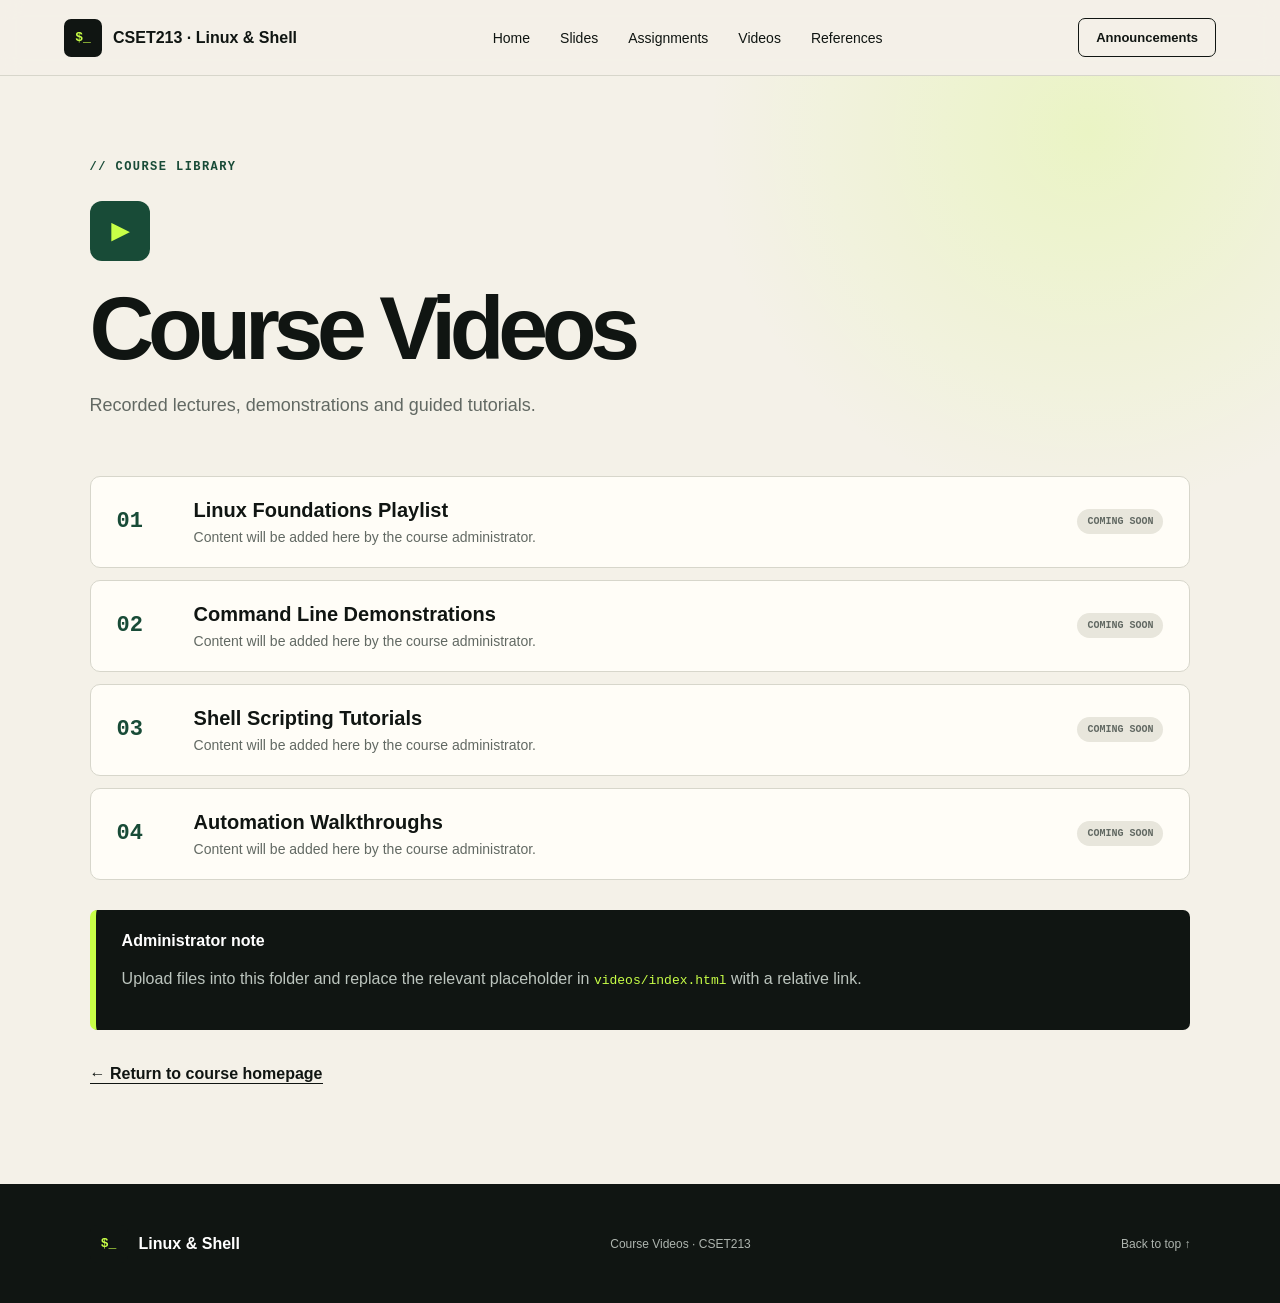
<file: videos/index.html>
<!doctype html><html lang="en"><head><meta charset="utf-8"><meta name="viewport" content="width=device-width,initial-scale=1"><title>Course Videos | CSET213</title><link rel="stylesheet" href="../styles.css"><link rel="stylesheet" href="../section.css"></head><body><header><a class="brand" href="../"><b>$_</b><span>CSET213 · Linux & Shell</span></a><nav><a href="../">Home</a><a href="../slides/">Slides</a><a href="../assignments/">Assignments</a><a href="../videos/">Videos</a><a href="../references/">References</a></nav><a class="outline" href="../announcements/">Announcements</a></header><main class="library"><section class="library-hero"><p class="kicker">// COURSE LIBRARY</p><span class="library-icon">▶</span><h1>Course Videos</h1><p>Recorded lectures, demonstrations and guided tutorials.</p></section><section class="library-list"><article><b>01</b><div><h2>Linux Foundations Playlist</h2><p>Content will be added here by the course administrator.</p></div><span>COMING SOON</span></article><article><b>02</b><div><h2>Command Line Demonstrations</h2><p>Content will be added here by the course administrator.</p></div><span>COMING SOON</span></article><article><b>03</b><div><h2>Shell Scripting Tutorials</h2><p>Content will be added here by the course administrator.</p></div><span>COMING SOON</span></article><article><b>04</b><div><h2>Automation Walkthroughs</h2><p>Content will be added here by the course administrator.</p></div><span>COMING SOON</span></article></section><aside><strong>Administrator note</strong><p>Upload files into this folder and replace the relevant placeholder in <code>videos/index.html</code> with a relative link.</p></aside><a class="back" href="../">← Return to course homepage</a></main><footer><a class="brand" href="../"><b>$_</b><span>Linux & Shell</span></a><p>Course Videos · CSET213</p><a href="#">Back to top ↑</a></footer></body></html>
</file>
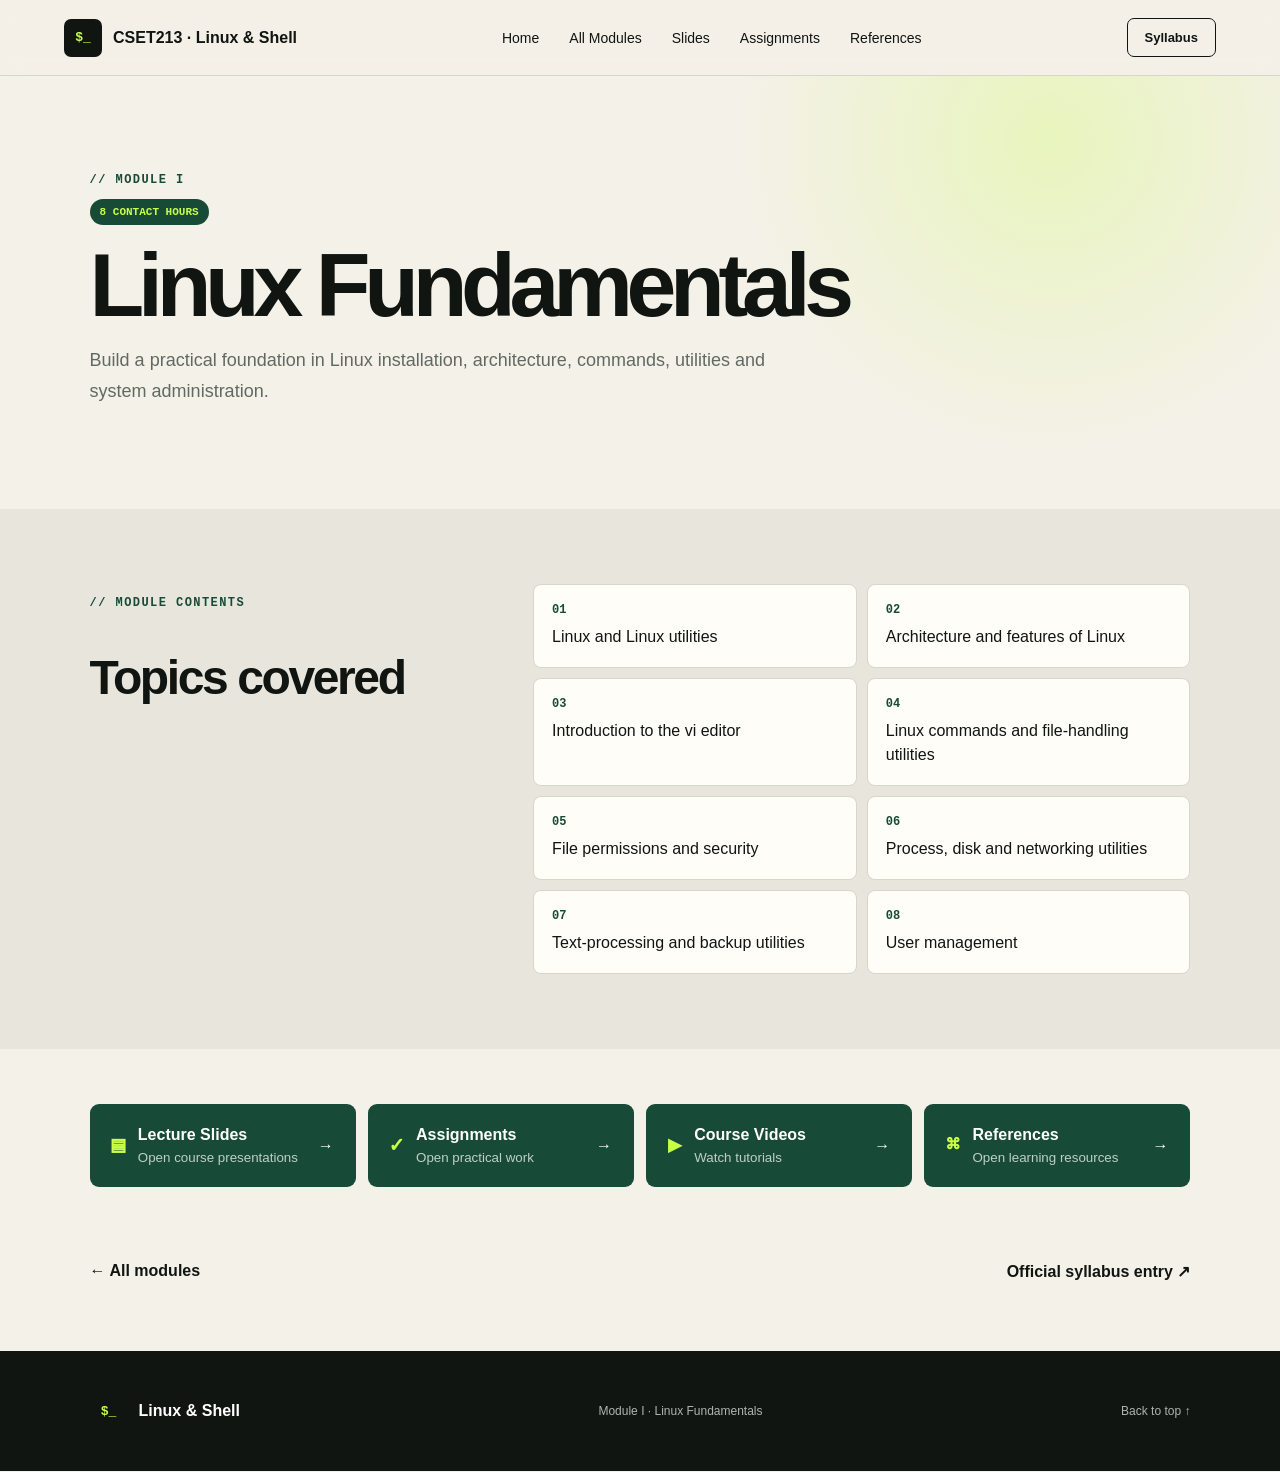
<file: modules/module-1-linux-fundamentals/index.html>
<!doctype html><html lang="en"><head><meta charset="utf-8"><meta name="viewport" content="width=device-width,initial-scale=1"><title>Module I: Linux Fundamentals | CSET213</title><link rel="stylesheet" href="../../styles.css"><link rel="stylesheet" href="../../section.css"><link rel="stylesheet" href="../modules.css"></head><body><header><a class="brand" href="../../"><b>$_</b><span>CSET213 · Linux & Shell</span></a><nav><a href="../../">Home</a><a href="../">All Modules</a><a href="../../slides/">Slides</a><a href="../../assignments/">Assignments</a><a href="../../references/">References</a></nav><a class="outline" href="../../syllabus/">Syllabus</a></header><main class="module-page"><section class="module-hero"><p class="kicker">// MODULE I</p><span>8 CONTACT HOURS</span><h1>Linux Fundamentals</h1><p>Build a practical foundation in Linux installation, architecture, commands, utilities and system administration.</p></section><section class="topic-section"><div><p class="kicker">// MODULE CONTENTS</p><h2>Topics covered</h2></div><ol><li><span>Linux and Linux utilities</span></li><li><span>Architecture and features of Linux</span></li><li><span>Introduction to the vi editor</span></li><li><span>Linux commands and file-handling utilities</span></li><li><span>File permissions and security</span></li><li><span>Process, disk and networking utilities</span></li><li><span>Text-processing and backup utilities</span></li><li><span>User management</span></li></ol></section><section class="module-links"><a href="../../slides/"><b>▤</b><span><strong>Lecture Slides</strong><small>Open course presentations</small></span>→</a><a href="../../assignments/"><b>✓</b><span><strong>Assignments</strong><small>Open practical work</small></span>→</a><a href="../../videos/"><b>▶</b><span><strong>Course Videos</strong><small>Watch tutorials</small></span>→</a><a href="../../references/"><b>⌘</b><span><strong>References</strong><small>Open learning resources</small></span>→</a></section><div class="module-nav"><a href="../">← All modules</a><a href="../../syllabus/#module-1">Official syllabus entry ↗</a></div></main><footer><a class="brand" href="../../"><b>$_</b><span>Linux & Shell</span></a><p>Module I · Linux Fundamentals</p><a href="#">Back to top ↑</a></footer></body></html>
</file>
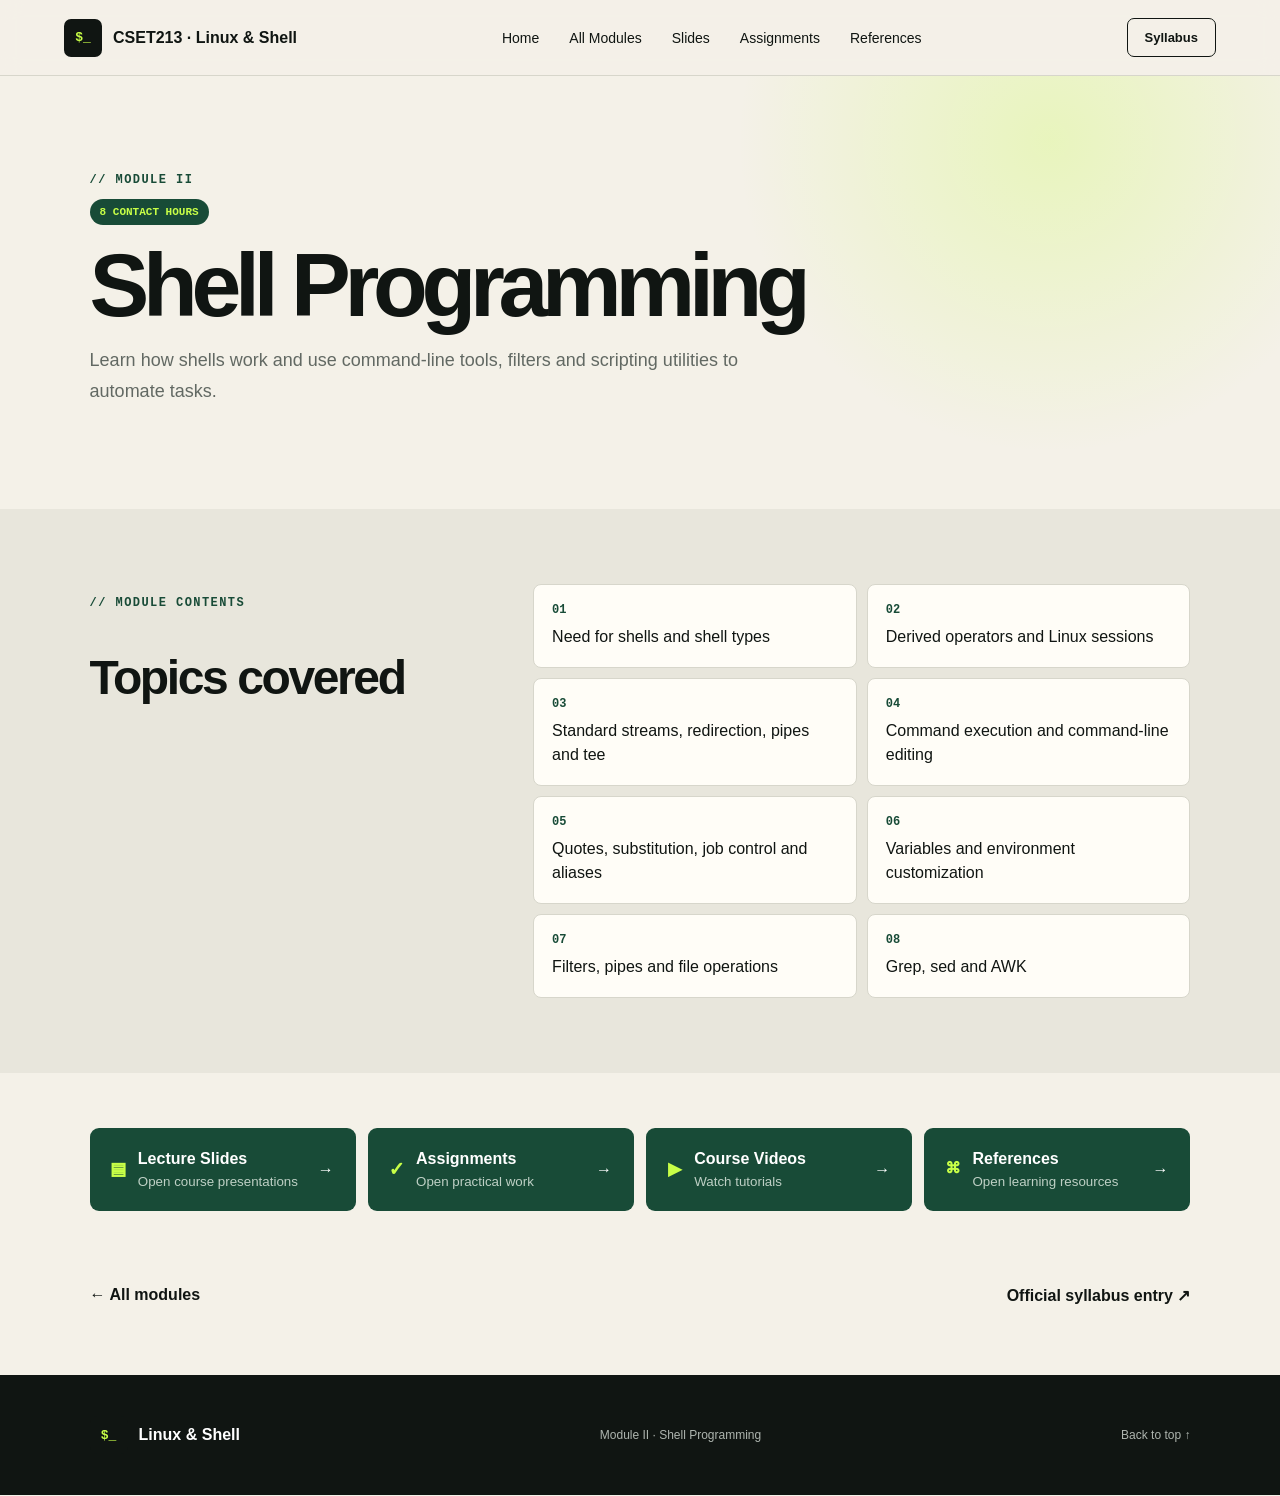
<file: modules/module-2-shell-programming/index.html>
<!doctype html><html lang="en"><head><meta charset="utf-8"><meta name="viewport" content="width=device-width,initial-scale=1"><title>Module II: Shell Programming | CSET213</title><link rel="stylesheet" href="../../styles.css"><link rel="stylesheet" href="../../section.css"><link rel="stylesheet" href="../modules.css"></head><body><header><a class="brand" href="../../"><b>$_</b><span>CSET213 · Linux & Shell</span></a><nav><a href="../../">Home</a><a href="../">All Modules</a><a href="../../slides/">Slides</a><a href="../../assignments/">Assignments</a><a href="../../references/">References</a></nav><a class="outline" href="../../syllabus/">Syllabus</a></header><main class="module-page"><section class="module-hero"><p class="kicker">// MODULE II</p><span>8 CONTACT HOURS</span><h1>Shell Programming</h1><p>Learn how shells work and use command-line tools, filters and scripting utilities to automate tasks.</p></section><section class="topic-section"><div><p class="kicker">// MODULE CONTENTS</p><h2>Topics covered</h2></div><ol><li><span>Need for shells and shell types</span></li><li><span>Derived operators and Linux sessions</span></li><li><span>Standard streams, redirection, pipes and tee</span></li><li><span>Command execution and command-line editing</span></li><li><span>Quotes, substitution, job control and aliases</span></li><li><span>Variables and environment customization</span></li><li><span>Filters, pipes and file operations</span></li><li><span>Grep, sed and AWK</span></li></ol></section><section class="module-links"><a href="../../slides/"><b>▤</b><span><strong>Lecture Slides</strong><small>Open course presentations</small></span>→</a><a href="../../assignments/"><b>✓</b><span><strong>Assignments</strong><small>Open practical work</small></span>→</a><a href="../../videos/"><b>▶</b><span><strong>Course Videos</strong><small>Watch tutorials</small></span>→</a><a href="../../references/"><b>⌘</b><span><strong>References</strong><small>Open learning resources</small></span>→</a></section><div class="module-nav"><a href="../">← All modules</a><a href="../../syllabus/#module-2">Official syllabus entry ↗</a></div></main><footer><a class="brand" href="../../"><b>$_</b><span>Linux & Shell</span></a><p>Module II · Shell Programming</p><a href="#">Back to top ↑</a></footer></body></html>
</file>
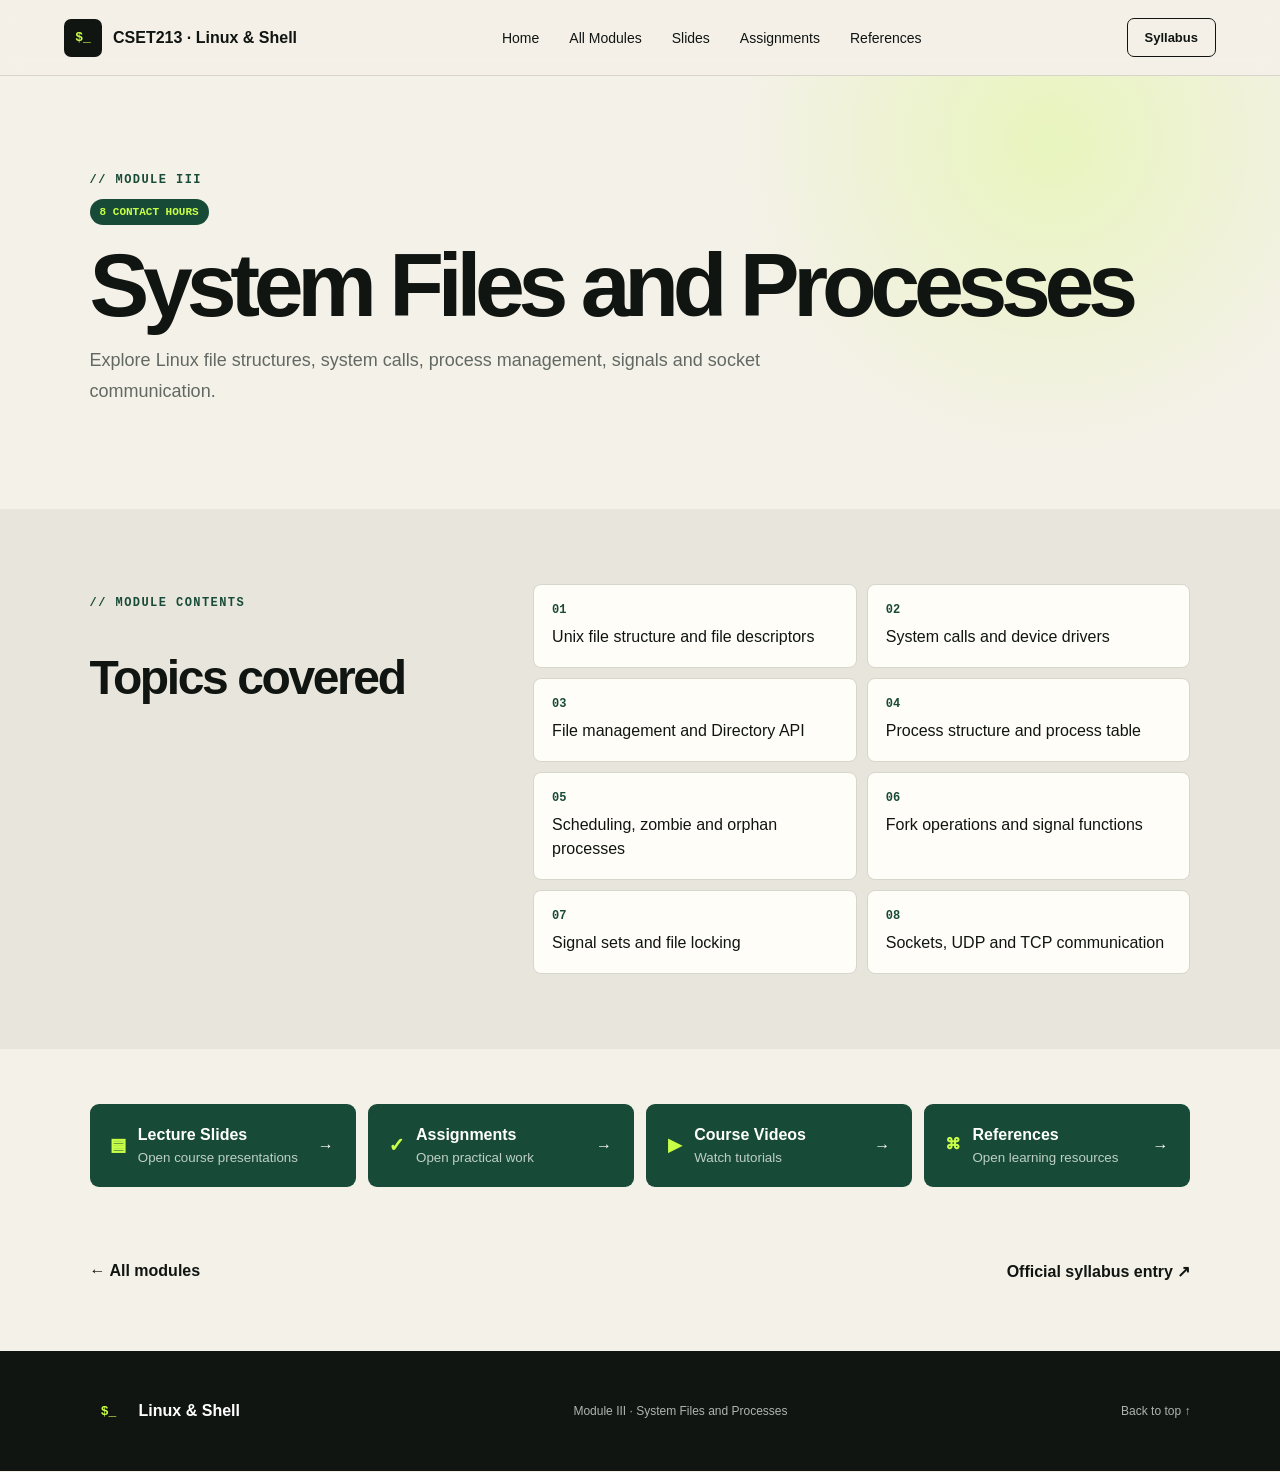
<file: modules/module-3-system-files-processes/index.html>
<!doctype html><html lang="en"><head><meta charset="utf-8"><meta name="viewport" content="width=device-width,initial-scale=1"><title>Module III: System Files and Processes | CSET213</title><link rel="stylesheet" href="../../styles.css"><link rel="stylesheet" href="../../section.css"><link rel="stylesheet" href="../modules.css"></head><body><header><a class="brand" href="../../"><b>$_</b><span>CSET213 · Linux & Shell</span></a><nav><a href="../../">Home</a><a href="../">All Modules</a><a href="../../slides/">Slides</a><a href="../../assignments/">Assignments</a><a href="../../references/">References</a></nav><a class="outline" href="../../syllabus/">Syllabus</a></header><main class="module-page"><section class="module-hero"><p class="kicker">// MODULE III</p><span>8 CONTACT HOURS</span><h1>System Files and Processes</h1><p>Explore Linux file structures, system calls, process management, signals and socket communication.</p></section><section class="topic-section"><div><p class="kicker">// MODULE CONTENTS</p><h2>Topics covered</h2></div><ol><li><span>Unix file structure and file descriptors</span></li><li><span>System calls and device drivers</span></li><li><span>File management and Directory API</span></li><li><span>Process structure and process table</span></li><li><span>Scheduling, zombie and orphan processes</span></li><li><span>Fork operations and signal functions</span></li><li><span>Signal sets and file locking</span></li><li><span>Sockets, UDP and TCP communication</span></li></ol></section><section class="module-links"><a href="../../slides/"><b>▤</b><span><strong>Lecture Slides</strong><small>Open course presentations</small></span>→</a><a href="../../assignments/"><b>✓</b><span><strong>Assignments</strong><small>Open practical work</small></span>→</a><a href="../../videos/"><b>▶</b><span><strong>Course Videos</strong><small>Watch tutorials</small></span>→</a><a href="../../references/"><b>⌘</b><span><strong>References</strong><small>Open learning resources</small></span>→</a></section><div class="module-nav"><a href="../">← All modules</a><a href="../../syllabus/#module-3">Official syllabus entry ↗</a></div></main><footer><a class="brand" href="../../"><b>$_</b><span>Linux & Shell</span></a><p>Module III · System Files and Processes</p><a href="#">Back to top ↑</a></footer></body></html>
</file>
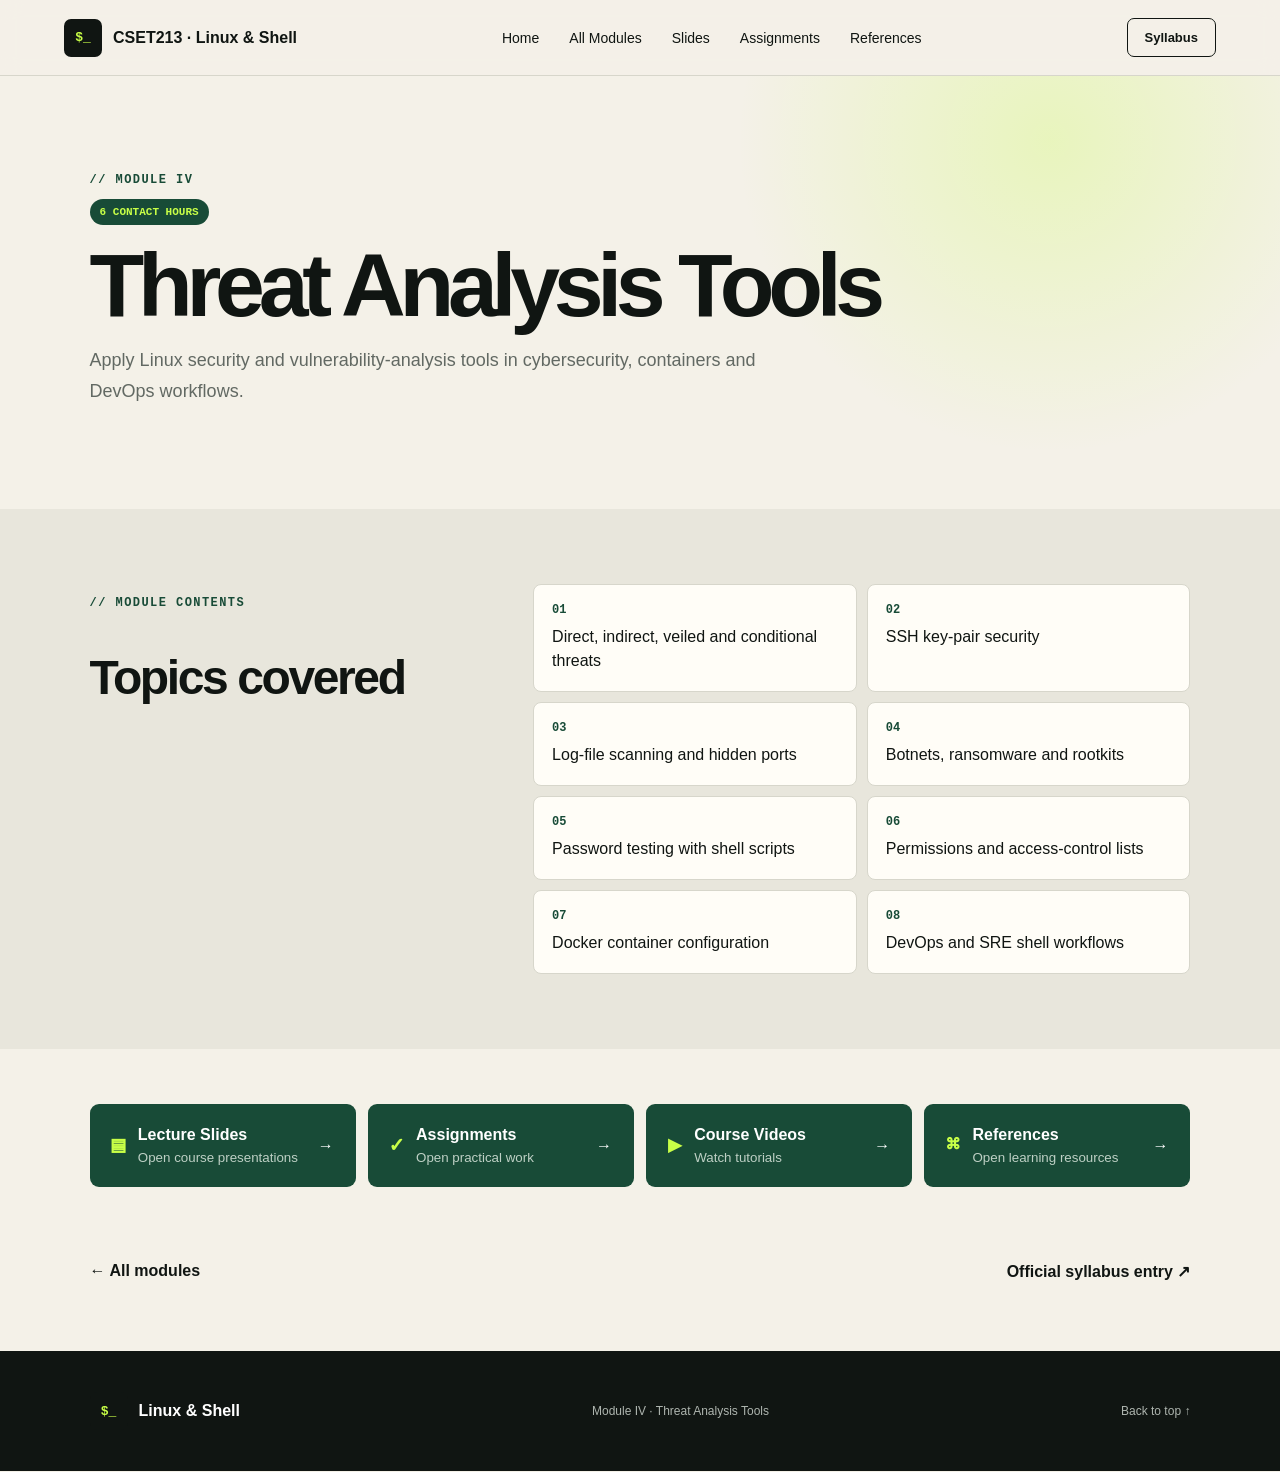
<file: modules/module-4-threat-analysis/index.html>
<!doctype html><html lang="en"><head><meta charset="utf-8"><meta name="viewport" content="width=device-width,initial-scale=1"><title>Module IV: Threat Analysis Tools | CSET213</title><link rel="stylesheet" href="../../styles.css"><link rel="stylesheet" href="../../section.css"><link rel="stylesheet" href="../modules.css"></head><body><header><a class="brand" href="../../"><b>$_</b><span>CSET213 · Linux & Shell</span></a><nav><a href="../../">Home</a><a href="../">All Modules</a><a href="../../slides/">Slides</a><a href="../../assignments/">Assignments</a><a href="../../references/">References</a></nav><a class="outline" href="../../syllabus/">Syllabus</a></header><main class="module-page"><section class="module-hero"><p class="kicker">// MODULE IV</p><span>6 CONTACT HOURS</span><h1>Threat Analysis Tools</h1><p>Apply Linux security and vulnerability-analysis tools in cybersecurity, containers and DevOps workflows.</p></section><section class="topic-section"><div><p class="kicker">// MODULE CONTENTS</p><h2>Topics covered</h2></div><ol><li><span>Direct, indirect, veiled and conditional threats</span></li><li><span>SSH key-pair security</span></li><li><span>Log-file scanning and hidden ports</span></li><li><span>Botnets, ransomware and rootkits</span></li><li><span>Password testing with shell scripts</span></li><li><span>Permissions and access-control lists</span></li><li><span>Docker container configuration</span></li><li><span>DevOps and SRE shell workflows</span></li></ol></section><section class="module-links"><a href="../../slides/"><b>▤</b><span><strong>Lecture Slides</strong><small>Open course presentations</small></span>→</a><a href="../../assignments/"><b>✓</b><span><strong>Assignments</strong><small>Open practical work</small></span>→</a><a href="../../videos/"><b>▶</b><span><strong>Course Videos</strong><small>Watch tutorials</small></span>→</a><a href="../../references/"><b>⌘</b><span><strong>References</strong><small>Open learning resources</small></span>→</a></section><div class="module-nav"><a href="../">← All modules</a><a href="../../syllabus/#module-4">Official syllabus entry ↗</a></div></main><footer><a class="brand" href="../../"><b>$_</b><span>Linux & Shell</span></a><p>Module IV · Threat Analysis Tools</p><a href="#">Back to top ↑</a></footer></body></html>
</file>
<file: styles.css>
:root{--ink:#101512;--muted:#626963;--paper:#f4f1e8;--card:#fffdf7;--lime:#c8ff47;--green:#184b37;--line:#d7d6cb}*{box-sizing:border-box}html{scroll-behavior:smooth}body{margin:0;background:var(--paper);color:var(--ink);font-family:Arial,sans-serif}a{color:inherit;text-decoration:none}header{height:76px;padding:0 5vw;display:flex;align-items:center;justify-content:space-between;border-bottom:1px solid var(--line);background:#f4f1e8ee;position:sticky;top:0;z-index:5;backdrop-filter:blur(10px)}header button{display:none}.brand{display:flex;align-items:center;gap:11px;font-weight:800}.brand b{display:grid;place-items:center;width:38px;height:38px;background:var(--ink);color:var(--lime);border-radius:7px;font-family:monospace}nav{display:flex;gap:30px;font-size:14px}.outline{border:1px solid;padding:11px 17px;border-radius:7px;font-size:13px;font-weight:bold}.hero{min-height:650px;display:grid;grid-template-columns:1.08fr .92fr;align-items:center;gap:7vw;padding:72px 7vw 78px;background:radial-gradient(circle at 13% 24%,#c8ff4733,transparent 25%)}.kicker{font:700 12px monospace;letter-spacing:.12em;color:var(--green)}h1{font-size:clamp(52px,6.5vw,94px);line-height:.94;letter-spacing:-.07em;margin:25px 0}h1 em,h2 em{font-style:normal;color:var(--green)}.lead{max-width:650px;color:var(--muted);font-size:18px;line-height:1.7}.actions{display:flex;gap:28px;align-items:center;margin:34px 0}.actions a:first-child{background:var(--ink);color:white;padding:16px 21px;border-radius:8px;font-weight:bold}.actions span{color:var(--lime);margin-left:18px}.actions a:last-child{font-weight:bold;border-bottom:1px solid;padding-bottom:5px}.facts{display:flex;gap:40px;margin-top:48px}.facts p{display:flex;flex-direction:column;margin:0}.facts strong{font-size:20px}.facts small{color:var(--muted);text-transform:uppercase;letter-spacing:.1em;margin-top:5px}.terminal{background:var(--ink);color:#edf5ef;border-radius:15px;box-shadow:17px 21px 0 var(--lime);overflow:hidden;transform:rotate(1deg)}.terminal-bar{height:48px;background:#282e2a;display:flex;align-items:center;justify-content:space-between;padding:0 16px;color:#aeb5af;font:12px monospace}.terminal-bar i{color:#ff736a}.terminal pre{padding:35px;font:clamp(12px,1.05vw,15px)/1.85 monospace;min-height:360px;overflow:auto}.terminal pre span{color:#7d8980}.terminal pre b{color:#6bd8dd}.terminal pre q{color:#f4dc7f}.terminal pre u{color:#d6a1ff;text-decoration:none}.terminal pre mark{color:var(--lime);background:none}.ticker{min-height:54px;background:var(--lime);display:flex;align-items:center;justify-content:space-around;gap:18px;padding:10px 4vw;font:800 12px monospace;letter-spacing:.1em}.ticker i{font-size:8px}.section{padding:96px 7vw}.intro{display:grid;grid-template-columns:1fr 1fr;gap:10vw}.section h2{font-size:clamp(38px,4.4vw,65px);line-height:1.05;letter-spacing:-.055em;margin:16px 0}.intro>div:last-child{font-size:18px;line-height:1.8;color:var(--muted);padding-top:30px}.title{display:flex;justify-content:space-between;align-items:flex-end;gap:50px;margin-bottom:40px}.title>p{max-width:350px;color:var(--muted);line-height:1.7}.modules{background:#e7e5db}.grid{display:grid;grid-template-columns:repeat(4,1fr);gap:14px}.grid article{background:var(--card);padding:28px;border:1px solid var(--line);border-radius:10px;min-height:315px;display:flex;flex-direction:column;transition:.2s}.grid article:hover{transform:translateY(-5px)}.grid article>span{font:700 27px monospace;color:var(--green)}.grid article>small{font:700 10px monospace;color:var(--muted);margin-top:12px;letter-spacing:.1em}.grid h3{font-size:22px;margin:28px 0 10px}.grid p{font-size:14px;line-height:1.65;color:var(--muted)}.grid a{margin-top:auto;font-size:13px;font-weight:bold}.resources{background:var(--green);color:white}.resources .kicker{color:var(--lime)}.resources .title>p{color:#bdd0c5}.resources .grid article{background:#245c47;border-color:#3b725f}.resources .grid article>span{color:var(--lime)}.resources .grid p{color:#ccdad2}.updates{display:grid;grid-template-columns:1fr 1fr;gap:22px}.updates>article{background:var(--card);border:1px solid var(--line);border-radius:12px;padding:38px}.updates h2{font-size:42px}.row{display:flex;gap:20px;border-top:1px solid var(--line);padding-top:22px}.row>b{font:700 15px monospace;color:var(--green)}.row p{margin:0;line-height:1.6}.row small{color:var(--muted)}.instructors{background:#dfe4d9;display:grid;grid-template-columns:1fr 1fr;gap:8vw;align-items:center}.instructors>div>p:last-child{color:var(--muted);line-height:1.7}.profiles{display:grid;gap:14px}.profile{display:flex;gap:22px;align-items:center;background:var(--card);border:1px solid var(--line);padding:22px;border-radius:12px}.profile>div{width:78px;height:86px;display:grid;place-items:center;background:var(--ink);color:var(--lime);border-radius:8px;font:bold 25px monospace}.profile small{font:700 10px monospace;color:var(--green)}.profile h3{font-size:23px;margin:7px 0}.profile p{color:var(--muted);margin:0}footer{min-height:120px;background:var(--ink);color:white;padding:30px 7vw;display:flex;align-items:center;justify-content:space-between}footer p,footer>a:last-child{font-size:12px;color:#aeb5af}
@media(max-width:950px){nav{display:none}.hero{grid-template-columns:1fr}.grid{grid-template-columns:repeat(2,1fr)}.intro,.instructors{grid-template-columns:1fr}.title{align-items:flex-start;flex-direction:column;gap:2px}}@media(max-width:620px){header{padding:0 20px}header button{display:block;border:0;background:none;font-size:24px}.outline{display:none}nav.open{display:flex;position:absolute;top:76px;left:0;right:0;flex-direction:column;background:var(--paper);padding:22px;border-bottom:1px solid var(--line)}.hero,.section{padding-left:22px;padding-right:22px}.terminal{box-shadow:9px 11px 0 var(--lime)}.terminal pre{padding:21px;min-height:300px}.facts{gap:24px;flex-wrap:wrap}.grid,.updates{grid-template-columns:1fr}.grid article{min-height:250px}.section{padding-top:70px;padding-bottom:70px}footer{flex-direction:column;gap:18px;text-align:center}}
</file>
<file: section.css>
.library{min-height:80vh;padding:72px 7vw 100px;background:radial-gradient(circle at 85% 5%,#c8ff4738,transparent 25%)}.library-hero{max-width:850px}.library-icon{display:inline-grid;place-items:center;width:60px;height:60px;border-radius:12px;background:var(--green);color:var(--lime);font:bold 28px monospace;margin:15px 0}.library h1{font-size:clamp(48px,7vw,90px);margin:10px 0 20px}.library-hero>p:last-child{font-size:18px;color:var(--muted);line-height:1.7;max-width:650px}.library-list{display:grid;gap:12px;margin:55px 0 30px}.library-list article{display:grid;grid-template-columns:55px 1fr auto;align-items:center;gap:22px;background:var(--card);border:1px solid var(--line);border-radius:10px;padding:22px 26px}.library-list article>b{font:700 22px monospace;color:var(--green)}.library-list h2{font-size:20px;margin:0 0 7px}.library-list p{font-size:14px;color:var(--muted);margin:0}.library-list article>span{background:#e8e6dc;border-radius:20px;padding:7px 10px;font:700 10px monospace;color:var(--muted)}.library aside{background:var(--ink);color:white;border-left:6px solid var(--lime);padding:22px 26px;border-radius:7px;margin:25px 0 35px}.library aside p{color:#bcc5be;line-height:1.6}.library code{color:var(--lime)}.back{display:inline-block;font-weight:bold;border-bottom:1px solid}@media(max-width:620px){.library{padding:55px 22px 75px}.library-list article{grid-template-columns:40px 1fr}.library-list article>span{grid-column:2;width:max-content}.library h1{font-size:48px}}
</file>
<file: modules/modules.css>
.module-page{min-height:80vh}.module-hero{padding:85px 7vw;background:radial-gradient(circle at 82% 15%,#c8ff4744,transparent 28%)}.module-hero>span{display:inline-block;background:var(--green);color:var(--lime);padding:7px 10px;border-radius:18px;font:bold 11px monospace}.module-hero h1{font-size:clamp(50px,7vw,90px);margin:18px 0}.module-hero>p:last-child{max-width:720px;color:var(--muted);font-size:18px;line-height:1.7}.topic-section{padding:75px 7vw;display:grid;grid-template-columns:.7fr 1.3fr;gap:7vw;background:#e8e6dc}.topic-section h2{font-size:48px;letter-spacing:-.05em}.topic-section ol{list-style:none;counter-reset:topic;padding:0;margin:0;display:grid;grid-template-columns:1fr 1fr;gap:10px}.topic-section li{counter-increment:topic;background:var(--card);border:1px solid var(--line);border-radius:8px;padding:18px;line-height:1.5}.topic-section li:before{content:counter(topic,decimal-leading-zero);display:block;color:var(--green);font:bold 12px monospace;margin-bottom:8px}.module-links{padding:55px 7vw;display:grid;grid-template-columns:repeat(4,1fr);gap:12px}.module-links>a{background:var(--green);color:white;padding:22px;border-radius:9px;display:grid;grid-template-columns:auto 1fr auto;align-items:center;gap:13px}.module-links b{color:var(--lime);font:700 22px monospace}.module-links span{display:flex;flex-direction:column}.module-links small{color:#bed0c5;margin-top:6px}.module-nav{padding:20px 7vw 70px;display:flex;justify-content:space-between;font-weight:bold}.module-directory{padding:65px 7vw 90px;display:grid;gap:14px}.module-directory>a{display:grid;grid-template-columns:70px 1fr auto;gap:24px;align-items:center;background:var(--card);border:1px solid var(--line);border-radius:11px;padding:27px;transition:.2s}.module-directory>a:hover{transform:translateX(6px);border-color:var(--green)}.module-directory>a>b{font:bold 30px monospace;color:var(--green)}.module-directory h2{font-size:27px;margin:6px 0}.module-directory p{color:var(--muted);margin:0;line-height:1.55}.module-directory small{font:bold 10px monospace;color:var(--muted)}.module-directory>a>span{font-size:24px}@media(max-width:800px){.topic-section{grid-template-columns:1fr}.module-links{grid-template-columns:1fr 1fr}}@media(max-width:620px){.module-hero,.topic-section,.module-links,.module-directory{padding-left:22px;padding-right:22px}.topic-section ol,.module-links{grid-template-columns:1fr}.module-directory>a{grid-template-columns:45px 1fr}.module-directory>a>span{display:none}.module-nav{padding-left:22px;padding-right:22px;gap:20px;font-size:13px}}
</file>
<file: syllabus/syllabus.css>
.syllabus-page{padding-bottom:90px}.syllabus-hero{padding:88px 7vw;background:radial-gradient(circle at 80% 15%,#c8ff4744,transparent 28%)}.syllabus-hero h1{font-size:clamp(48px,7vw,88px);margin:20px 0}.syllabus-hero p:last-child{font:700 14px monospace;color:var(--muted)}.syllabus-block{padding:80px 7vw}.syllabus-block:nth-child(odd){background:#e8e6dc}.syllabus-block>h2{max-width:850px}.objectives{counter-reset:item;list-style:none;padding:0;display:grid;gap:12px;max-width:1000px}.objectives li{counter-increment:item;background:var(--card);border:1px solid var(--line);border-radius:9px;padding:22px 25px 22px 72px;line-height:1.65;position:relative}.objectives li:before{content:counter(item,decimal-leading-zero);position:absolute;left:24px;color:var(--green);font:bold 18px monospace}.table-wrap{overflow-x:auto;border-radius:10px;border:1px solid var(--line)}table{width:100%;border-collapse:collapse;background:var(--card);min-width:720px}th{background:var(--green);color:white;text-align:left;padding:18px}td{padding:20px 18px;border-top:1px solid var(--line);line-height:1.55;vertical-align:top}td:first-child{color:var(--green);font-size:18px}.btl{display:inline-block;background:var(--lime);color:var(--ink);font:bold 11px monospace;padding:5px 8px;border-radius:15px;margin-bottom:6px}.module-detail{max-width:1100px;background:var(--card);border:1px solid var(--line);border-radius:11px;margin:16px 0;padding:28px}.module-detail header{position:static;height:auto;padding:0;background:none;border:0;backdrop-filter:none;justify-content:flex-start;gap:22px}.module-detail header>b{font:bold 28px monospace;color:var(--green);min-width:45px}.module-detail h3{font-size:25px;margin:5px 0}.module-detail small{font:bold 10px monospace;color:var(--muted);letter-spacing:.1em}.module-detail>p{color:var(--muted);line-height:1.75;margin:20px 0 0}.syllabus-page>.back{margin:45px 7vw 0}@media(max-width:620px){.syllabus-hero,.syllabus-block{padding:60px 22px}.syllabus-hero h1{font-size:47px}.objectives li{padding-left:60px}.module-detail{padding:22px}.module-detail header{display:flex}.syllabus-page>.back{margin-left:22px}}
</file>
